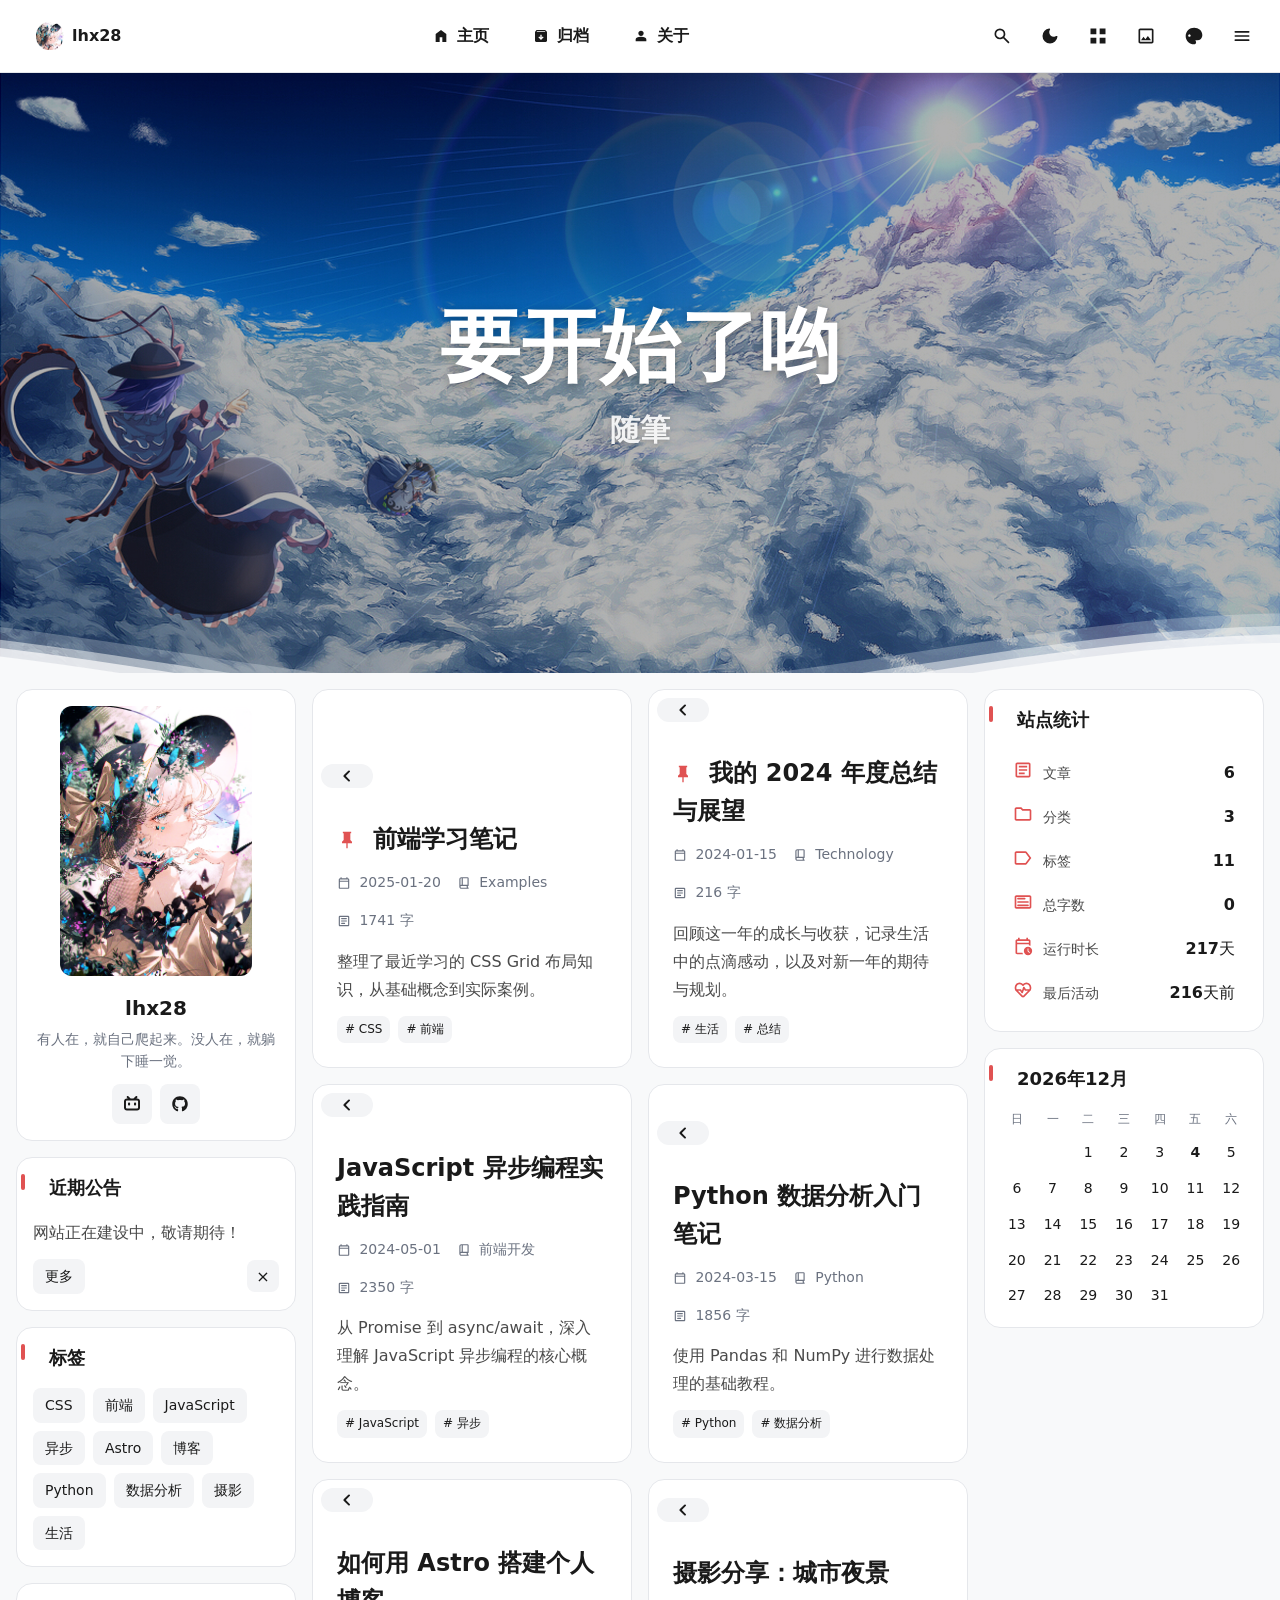
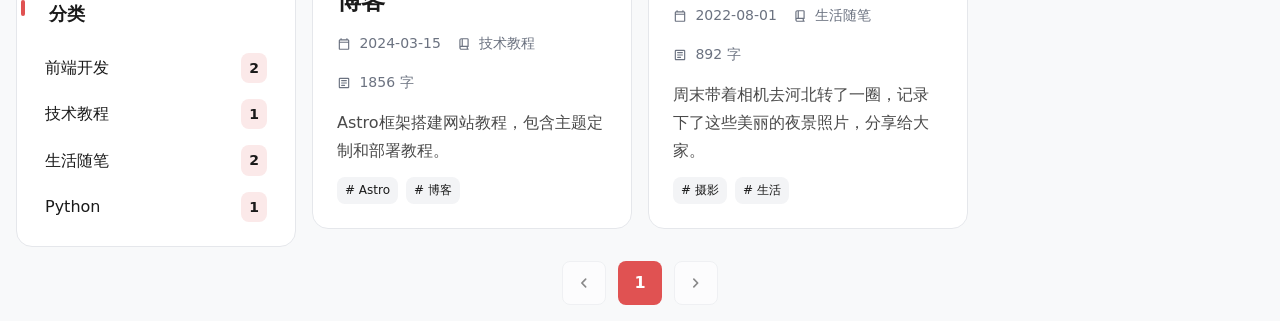
<file: index.html>
<!DOCTYPE html>
<html lang="zh-CN">
<head>
  <meta charset="UTF-8">
  <meta name="viewport" content="width=device-width, initial-scale=1.0">
  <title>lhx28 - 神秘小博客</title>
  <meta name="description" content="lhx28 - 神秘小博客">
  <meta name="author" content="lhx28">
  
  <!-- Open Graph -->
  <meta property="og:site_name" content="lhx28">
  <meta property="og:url" content="https://about.lhx28.cc/">
  <meta property="og:title" content="lhx28 - 神秘小博客">
  <meta property="og:description" content="lhx28 - 神秘小博客">
  <meta property="og:type" content="website">

  
  <link rel="stylesheet" href="css/main.css">
  <link rel="stylesheet" href="css/components.css">
  <link rel="stylesheet" href="css/responsive.css">
</head>
<body class="enable-banner" data-layout-mode="grid">

  <!-- 顶部导航 -->
  <header id="navbar-wrapper">
    <nav id="navbar">
      <div class="nav-container">
        <a href="index.html" class="nav-logo">
          <img src="assets/ico.png" alt="lhx28">
          <span>lhx28</span>
        </a>
        
        <!-- 桌面端导航 -->
        <div class="nav-menu desktop-menu">
          <a href="index.html" class="nav-item active">
            <svg width="1em" height="1em" viewBox="0 0 24 24"><path fill="currentColor" d="M4 21V9l8-6l8 6v12h-6v-7h-4v7z"/></svg>
            主页
          </a>
          <a href="archive.html" class="nav-item">
            <svg width="1em" height="1em" viewBox="0 0 24 24"><path fill="currentColor" d="m12 18l4-4l-1.4-1.4l-1.6 1.6V10h-2v4.2l-1.6-1.6L8 14zm-7 3q-.825 0-1.412-.587T3 19V6.525q0-.35.113-.675t.337-.6L4.7 3.725q.275-.35.687-.538T6.25 3h11.5q.45 0 .863.188t.687.537l1.25 1.525q.225.275.338.6t.112.675V19q0 .825-.587 1.413T19 21zm.4-15h13.2l-.85-1H6.25z"/></svg>
            归档
          </a>
          <a href="about.html" class="nav-item">
            <svg width="1em" height="1em" viewBox="0 0 24 24"><path fill="currentColor" d="M12 12q-1.65 0-2.825-1.175T8 8t1.175-2.825T12 4t2.825 1.175T16 8t-1.175 2.825T12 12m-8 8v-2.8q0-.85.438-1.562T5.6 14.55q1.55-.775 3.15-1.162T12 13t3.25.388t3.15 1.162q.725.375 1.163 1.088T20 17.2V20z"/></svg>
            关于
          </a>
        </div>
        
        <!-- 工具按钮 -->
        <div class="nav-tools">
          <button id="search-btn" class="tool-btn" title="搜索">
            <svg width="1em" height="1em" viewBox="0 0 24 24"><path fill="currentColor" d="m19.6 21l-6.3-6.3q-.75.6-1.725.95T9.5 16q-2.725 0-4.612-1.888T3 9.5t1.888-4.612T9.5 3t4.613 1.888T16 9.5q0 1.1-.35 2.075T14.7 13.3l6.3 6.3zM9.5 14q1.875 0 3.188-1.312T14 9.5t-1.312-3.187T9.5 5T6.313 6.313T5 9.5t1.313 3.188T9.5 14"/></svg>
          </button>
          <button id="theme-btn" class="tool-btn" title="切换主题">
            <svg class="sun-icon" width="1em" height="1em" viewBox="0 0 24 24"><path fill="currentColor" d="M11 3V2q0-.425.288-.712T12 1t.713.288T13 2v1q0 .425-.288.713T12 4t-.712-.288T11 3m0 19v-1q0-.425.288-.712T12 20t.713.288T13 21v1q0 .425-.288.713T12 23t-.712-.288T11 22m11-9h-1q-.425 0-.712-.288T20 12t.288-.712T21 11h1q.425 0 .713.288T23 12t-.288.713T22 13M3 13H2q-.425 0-.712-.288T1 12t.288-.712T2 11h1q.425 0 .713.288T4 12t-.288.713T3 13"/></svg>
            <svg class="moon-icon" width="1em" height="1em" viewBox="0 0 24 24" style="display: none;"><path fill="currentColor" d="M12 21q-3.775 0-6.387-2.613T3 12q0-3.45 2.25-5.988T11 3.05q.325-.05.575.088t.4.362t.163.525t-.188.575q-.425.65-.638 1.375T11.1 7.5q0 2.25 1.575 3.825T16.5 12.9q.775 0 1.538-.225t1.362-.625q.275-.175.563-.162t.512.137q.25.125.388.375t.087.6q-.35 3.45-2.937 5.725T12 21"/></svg>
          </button>
          <button id="layout-btn" class="tool-btn" title="切换布局">
            <svg class="grid-icon" width="1em" height="1em" viewBox="0 0 24 24"><path fill="currentColor" d="M3 3h7v7H3V3zm0 11h7v7H3v-7zm11-11h7v7h-7V3zm0 11h7v7h-7v-7z"/></svg>
            <svg class="list-icon" width="1em" height="1em" viewBox="0 0 24 24" style="display: none;"><path fill="currentColor" d="M3 4h18v2H3V4zm0 7h18v2H3v-2zm0 7h18v2H3v-2z"/></svg>
          </button>
          <button id="wallpaper-btn" class="tool-btn" title="壁纸设置">
            <svg width="1em" height="1em" viewBox="0 0 24 24"><path fill="currentColor" d="M5 21q-.825 0-1.412-.587T3 19V5q0-.825.588-1.412T5 3h14q.825 0 1.413.588T21 5v14q0 .825-.587 1.413T19 21zm0-2h14V5H5zm1-2h12l-3.75-5l-3 4L9 13zm-1 2V5z"/></svg>
          </button>
          <button id="hue-btn" class="tool-btn" title="主题色">
            <svg width="1em" height="1em" viewBox="0 0 24 24"><path fill="currentColor" d="M12 22q-2.05 0-3.875-.788t-3.187-2.15t-2.15-3.187T2 12q0-2.075.813-3.9t2.2-3.175T8.25 2.788T12.2 2q2 0 3.775.688t3.113 1.9t2.125 2.875T22 11.05q0 2.875-1.75 4.413T16 17h-1.85q-.225 0-.312.125t-.088.275q0 .3.375.863t.375 1.287q0 1.25-.687 1.85T12 22m-5.5-9q.65 0 1.075-.425T8 11.5t-.425-1.075T6.5 10t-1.075.425T5 11.5t.425 1.075T6.5 13"/></svg>
          </button>
          <button id="mobile-menu-btn" class="tool-btn mobile-only" title="菜单">
            <svg width="1em" height="1em" viewBox="0 0 24 24"><path fill="currentColor" d="M4 18q-.425 0-.712-.288T3 17t.288-.712T4 16h16q.425 0 .713.288T21 17t-.288.713T20 18zm0-5q-.425 0-.712-.288T3 12t.288-.712T4 11h16q.425 0 .713.288T21 12t-.288.713T20 13zm0-5q-.425 0-.712-.288T3 7t.288-.712T4 6h16q.425 0 .713.288T21 7t-.288.713T20 8z"/></svg>
          </button>
        </div>
      </div>
    </nav>
    
    <!-- 搜索面板 -->
    <div id="search-panel" class="search-panel hidden">
      <input type="text" id="search-input" placeholder="搜索文章...">
      <div id="search-results"></div>
    </div>
    
    <!-- 移动端菜单 -->
    <div id="mobile-menu" class="mobile-menu hidden">
      <a href="index.html" class="mobile-nav-item active">主页</a>
      <a href="archive.html" class="mobile-nav-item">归档</a>
      <a href="about.html" class="mobile-nav-item">关于</a>
    </div>
    
    <!-- 壁纸设置面板 -->
    <div id="wallpaper-panel" class="wallpaper-panel hidden">
      <button class="wallpaper-option active" data-mode="banner">横幅模式</button>
      <button class="wallpaper-option" data-mode="fullscreen">全屏模式</button>
      <button class="wallpaper-option" data-mode="none">隐藏壁纸</button>
    </div>
    
    <!-- 主题色设置面板 -->
    <div id="hue-panel" class="hue-panel hidden">
      <div class="hue-header">
        <span>主题色</span>
        <span id="hue-value">0</span>
      </div>
      <input type="range" id="hue-slider" min="0" max="360" value="0">
    </div>
  </header>

  <!-- Banner 区域 -->
  <section id="banner-wrapper" class="banner-wrapper">
    <div id="banner-carousel" class="banner-carousel">
      <div class="carousel-item active">
        <img src="assets/desktop-banner/1.png" class="mobile-banner" alt="Mobile banner 1">
        <img src="assets/desktop-banner/1.png" class="desktop-banner" alt="Desktop banner 1">
      </div>
      <div class="carousel-item">
        <img src="assets/desktop-banner/2.png" class="mobile-banner" alt="Mobile banner 2">
        <img src="assets/desktop-banner/2.png" class="desktop-banner" alt="Desktop banner 2">
      </div>
      <div class="carousel-item">
        <img src="assets/desktop-banner/3.png" class="mobile-banner" alt="Mobile banner 3">
        <img src="assets/desktop-banner/3.png" class="desktop-banner" alt="Desktop banner 3">
      </div>
      <div class="carousel-item">
        <img src="assets/desktop-banner/4.png" class="mobile-banner" alt="Mobile banner 4">
        <img src="assets/desktop-banner/4.png" class="desktop-banner" alt="Desktop banner 4">
      </div>
      <div class="carousel-item">
        <img src="assets/desktop-banner/5.png" class="mobile-banner" alt="Mobile banner 5">
        <img src="assets/desktop-banner/5.png" class="desktop-banner" alt="Desktop banner 5">
      </div>
    </div>
    <div class="banner-text">
      <h1>要开始了哟</h1>
      <h2>随筆</h2>
    </div>
    <div class="banner-waves">
      <svg viewBox="0 20 150 32" preserveAspectRatio="none">
        <defs>
          <path id="wave-path" d="M-160 44c30 0 58-18 88-18s 58 18 88 18 58-18 88-18 58 18 88 18 v48h-352z"/>
        </defs>
        <use href="#wave-path" x="48" y="0" class="wave wave-1"/>
        <use href="#wave-path" x="48" y="3" class="wave wave-2"/>
        <use href="#wave-path" x="48" y="5" class="wave wave-3"/>
        <use href="#wave-path" x="48" y="7" class="wave wave-4"/>
      </svg>
    </div>
  </section>

  <!-- 主内容区 -->
  <main class="main-container">
    <div class="content-wrapper">
      <!-- 左侧边栏 -->
      <aside id="left-sidebar" class="left-sidebar">
        <!-- 个人资料卡片 -->
        <div class="sidebar-card profile-card">
          <a href="about.html" class="profile-avatar">
            <img src="assets/personalimage.png" alt="Profile Image">
          </a>
          <div class="profile-info">
            <h3 class="profile-name">lhx28</h3>
            <p class="profile-bio">有人在，就自己爬起来。没人在，就躺下睡一觉。</p>
            <div class="social-links">
              <a href="https://space.bilibili.com/544328584" target="_blank" class="social-link" title="Bilibili">
                <svg width="1.25em" height="1em" viewBox="0 0 512 512"><path fill="currentColor" d="M488.6 104.1c16.7 18.1 24.4 39.7 23.3 65.7v202.4c-.4 26.4-9.2 48.1-26.5 65.1c-17.2 17-39.1 25.9-65.5 26.7H92.02c-26.45-.8-48.21-9.8-65.28-27.2C9.682 419.4.767 396.5 0 368.2V169.8c.767-26 9.682-47.6 26.74-65.7C43.81 87.75 65.57 78.77 92.02 78h29.38L96.05 52.19c-5.75-5.73-8.63-13-8.63-21.79c0-8.8 2.88-16.06 8.63-21.797C101.8 2.868 109.1 0 117.9 0q13.2 0 21.9 8.603L213.1 78h88l74.5-69.397C381.7 2.868 389.2 0 398 0q13.2 0 21.9 8.603c5.7 5.737 8.6 12.997 8.6 21.797c0 8.79-2.9 16.06-8.6 21.79L394.6 78h29.3c26.4.77 48 9.75 64.7 26.1m-38.8 69.7c-.4-9.6-3.7-17.4-10.7-23.5c-5.2-6.1-14-9.4-22.7-9.8H96.05c-9.59.4-17.45 3.7-23.58 9.8c-6.14 6.1-9.4 13.9-9.78 23.5v194.4c0 9.2 3.26 17 9.78 23.5s14.38 9.8 23.58 9.8H416.4c9.2 0 17-3.3 23.3-9.8s9.7-14.3 10.1-23.5zm-264.3 42.7c6.3 6.3 9.7 14.1 10.1 23.2V273c-.4 9.2-3.7 16.9-9.8 23.2c-6.2 6.3-14 9.5-23.6 9.5s-17.5-3.2-23.6-9.5s-9.4-14-9.8-23.2v-33.3c.4-9.1 3.8-16.9 10.1-23.2s13.2-9.6 23.3-10c9.2.4 17 3.7 23.3 10m191.5 0c6.3 6.3 9.7 14.1 10.1 23.2V273c-.4 9.2-3.7 16.9-9.8 23.2s-14 9.5-23.6 9.5s-17.4-3.2-23.6-9.5c-7-6.3-9.4-14-9.7-23.2v-33.3c.3-9.1 3.7-16.9 10-23.2s14.1-9.6 23.3-10c9.2.4 17 3.7 23.3 10"/></svg>
              </a>
              <a href="https://github.com/lhx28" target="_blank" class="social-link" title="GitHub">
                <svg width="1em" height="1em" viewBox="0 0 496 512"><path fill="currentColor" d="M165.9 397.4c0 2-2.3 3.6-5.2 3.6c-3.3.3-5.6-1.3-5.6-3.6c0-2 2.3-3.6 5.2-3.6c3-.3 5.6 1.3 5.6 3.6m-31.1-4.5c-.7 2 1.3 4.3 4.3 4.9c2.6 1 5.6 0 6.2-2s-1.3-4.3-4.3-5.2c-2.6-.7-5.5.3-6.2 2.3m44.2-1.7c-2.9.7-4.9 2.6-4.6 4.9c.3 2 2.9 3.3 5.9 2.6c2.9-.7 4.9-2.6 4.6-4.6c-.3-1.9-3-3.2-5.9-2.9M244.8 8C106.1 8 0 113.3 0 252c0 110.9 69.8 205.8 169.5 239.2c12.8 2.3 17.3-5.6 17.3-12.1c0-6.2-.3-40.4-.3-61.4c0 0-70 15-84.7-29.8c0 0-11.4-29.1-27.8-36.6c0 0-22.9-15.7 1.6-15.4c0 0 24.9 2 38.6 25.8c21.9 38.6 58.6 27.5 72.9 20.9c2.3-16 8.8-27.1 16-33.7c-55.9-6.2-112.3-14.3-112.3-110.5c0-27.5 7.6-41.3 23.6-58.9c-2.6-6.5-11.1-33.3 2.6-67.9c20.9-6.5 69 27 69 27c20-5.6 41.5-8.5 62.8-8.5s42.8 2.9 62.8 8.5c0 0 48.1-33.6 69-27c13.7 34.7 5.2 61.4 2.6 67.9c16 17.7 25.8 31.5 25.8 58.9c0 96.5-58.9 104.2-114.8 110.5c9.2 7.9 17 22.9 17 46.4c0 33.7-.3 75.4-.3 83.6c0 6.5 4.6 14.4 17.3 12.1C428.2 457.8 496 362.9 496 252C496 113.3 383.5 8 244.8 8M97.2 352.9c-1.3 1-1 3.3.7 5.2c1.6 1.6 3.9 2.3 5.2 1c1.3-1 1-3.3-.7-5.2c-1.6-1.6-3.9-2.3-5.2-1m-10.8-8.1c-.7 1.3.3 2.9 2.3 3.9c1.6 1 3.6.7 4.3-.7c.7-1.3-.3-2.9-2.3-3.9c-2-.6-3.6-.3-4.3.7m32.4 35.6c-1.6 1.3-1 4.3 1.3 6.2c2.3 2.3 5.2 2.6 6.5 1c1.3-1.3.7-4.3-1.3-6.2c-2.2-2.3-5.2-2.6-6.5-1m-11.4-14.7c-1.6 1-1.6 3.6 0 5.9s4.3 3.3 5.6 2.3c1.6-1.3 1.6-3.9 0-6.2c-1.4-2.3-4-3.3-5.6-2"/></svg>
              </a>
            </div>
          </div>
        </div>
        
        <!-- 公告卡片 -->
        <div class="sidebar-card announcement-card">
          <h3 class="card-title">近期公告</h3>
          <div class="card-content">
            <p>网站正在建设中，敬请期待！</p>
            <div class="announcement-footer">
              <a href="/about/" class="btn-more">更多</a>
              <button class="btn-close" onclick="this.closest('.announcement-card').style.display='none'">&times;</button>
            </div>
          </div>
        </div>
        
        <!-- 标签卡片 -->
        <div class="sidebar-card tags-card">
          <h3 class="card-title">标签</h3>
          <div class="card-content">
            <div class="tags-list">
              <a href="archive.html" class="tag">CSS</a>
              <a href="archive.html" class="tag">前端</a>
              <a href="archive.html" class="tag">JavaScript</a>
              <a href="archive.html" class="tag">异步</a>
              <a href="archive.html" class="tag">Astro</a>
              <a href="archive.html" class="tag">博客</a>
              <a href="archive.html" class="tag">Python</a>
              <a href="archive.html" class="tag">数据分析</a>
              <a href="archive.html" class="tag">摄影</a>
              <a href="archive.html" class="tag">生活</a>
            </div>
          </div>
        </div>
        
        <!-- 分类卡片 -->
        <div class="sidebar-card categories-card">
          <h3 class="card-title">分类</h3>
          <div class="card-content">
            <a href="archive.html" class="category-item">
              <span>前端开发</span>
              <span class="count">2</span>
            </a>
            <a href="archive.html" class="category-item">
              <span>技术教程</span>
              <span class="count">1</span>
            </a>
            <a href="archive.html" class="category-item">
              <span>生活随笔</span>
              <span class="count">2</span>
            </a>
            <a href="archive.html" class="category-item">
              <span>Python</span>
              <span class="count">1</span>
            </a>
          </div>
        </div>
      </aside>

      <!-- 主内容 -->
      <div class="main-content">
        <div id="post-list-container" class="post-list grid-mode">
          <!-- 文章卡片 1 -->
          <article class="post-card pinned">
            <div class="post-content">
            <a href="javascript:void(0)" class="post-title">
              <svg class="pin-icon" width="1em" height="1em" viewBox="0 0 24 24"><path fill="currentColor" d="M16 12V4h1V2H7v2h1v8l-2 2v2h5.2v6h1.6v-6H18v-2z"/></svg>
              前端学习笔记
            </a>
              <div class="post-meta">
                <span class="meta-date">
                  <svg width="1em" height="1em" viewBox="0 0 24 24"><path fill="currentColor" d="M5 22q-.825 0-1.412-.587T3 20V6q0-.825.588-1.412T5 4h1V3q0-.425.288-.712T7 2t.713.288T8 3v1h8V3q0-.425.288-.712T17 2t.713.288T18 3v1h1q.825 0 1.413.588T21 6v14q0 .825-.587 1.413T19 22zm0-2h14V10H5zM5 8h14V6H5zm0 0V6z"/></svg>
                  2025-01-20
                </span>
                <span class="meta-category">
                  <svg width="1em" height="1em" viewBox="0 0 24 24"><path fill="currentColor" d="M6 15.325q.35-.175.725-.25T7.5 15H8V4h-.5q-.625 0-1.062.438T6 5.5zM10 15h8V4h-8zm-4 .325V4zM7.5 22q-1.45 0-2.475-1.025T4 18.5v-13q0-1.45 1.025-2.475T7.5 2H18q.825 0 1.413.587T20 4v12.525q0 .2-.162.363t-.588.362q-.35.175-.55.5t-.2.75t.2.763t.55.487t.55.413t.2.562v.25q0 .425-.288.725T19 22zm0-2h9.325q-.15-.35-.237-.712T16.5 18.5q0-.4.075-.775t.25-.725H7.5q-.65 0-1.075.438T6 18.5q0 .65.425 1.075T7.5 20"/></svg>
                  <a href="archive.html">Examples</a>
                </span>
                <span class="meta-words">
                  <svg width="1em" height="1em" viewBox="0 0 24 24"><path fill="currentColor" d="M5 21q-.825 0-1.412-.587T3 19V5q0-.825.588-1.412T5 3h14q.825 0 1.413.588T21 5v14q0 .825-.587 1.413T19 21zm0-2h14V5H5zM5 5v14zm3 12h5q.425 0 .713-.288T14 16t-.288-.712T13 15H8q-.425 0-.712.288T7 16t.288.713T8 17m0-4h8q.425 0 .713-.288T17 12t-.288-.712T16 11H8q-.425 0-.712.288T7 12t.288.713T8 13m0-4h8q.425 0 .713-.288T17 8t-.288-.712T16 7H8q-.425 0-.712.288T7 8t.288.713T8 9"/></svg>
                  1741 字
                </span>
              </div>
              <p class="post-excerpt">整理了最近学习的 CSS Grid 布局知识，从基础概念到实际案例。</p>
              <div class="post-tags">
                <a href="archive.html" class="post-tag"># CSS</a>
                <a href="archive.html" class="post-tag"># 前端</a>
              </div>
            </div>
            <a href="javascript:void(0)" class="post-enter-btn">
              <svg width="1em" height="1em" viewBox="0 0 24 24"><path fill="currentColor" d="m10.8 12l3.9 3.9q.275.275.275.7t-.275.7t-.7.275t-.7-.275l-4.6-4.6q-.15-.15-.212-.325T8.425 12t.063-.375t.212-.325l4.6-4.6q.275-.275.7-.275t.7.275t.275.7t-.275.7z"/></svg>
            </a>
          </article>
          
          <!-- 文章卡片 2 -->
          <article class="post-card pinned">
            <div class="post-content">
            <a href="javascript:void(0)" class="post-title">
              <svg class="pin-icon" width="1em" height="1em" viewBox="0 0 24 24"><path fill="currentColor" d="M16 12V4h1V2H7v2h1v8l-2 2v2h5.2v6h1.6v-6H18v-2z"/></svg>
              我的 2024 年度总结与展望
            </a>
              <div class="post-meta">
                <span class="meta-date">
                  <svg width="1em" height="1em" viewBox="0 0 24 24"><path fill="currentColor" d="M5 22q-.825 0-1.412-.587T3 20V6q0-.825.588-1.412T5 4h1V3q0-.425.288-.712T7 2t.713.288T8 3v1h8V3q0-.425.288-.712T17 2t.713.288T18 3v1h1q.825 0 1.413.588T21 6v14q0 .825-.587 1.413T19 22zm0-2h14V10H5zM5 8h14V6H5zm0 0V6z"/></svg>
                  2024-01-15
                </span>
                <span class="meta-category">
                  <svg width="1em" height="1em" viewBox="0 0 24 24"><path fill="currentColor" d="M6 15.325q.35-.175.725-.25T7.5 15H8V4h-.5q-.625 0-1.062.438T6 5.5zM10 15h8V4h-8zm-4 .325V4zM7.5 22q-1.45 0-2.475-1.025T4 18.5v-13q0-1.45 1.025-2.475T7.5 2H18q.825 0 1.413.587T20 4v12.525q0 .2-.162.363t-.588.362q-.35.175-.55.5t-.2.75t.2.763t.55.487t.55.413t.2.562v.25q0 .425-.288.725T19 22zm0-2h9.325q-.15-.35-.237-.712T16.5 18.5q0-.4.075-.775t.25-.725H7.5q-.65 0-1.075.438T6 18.5q0 .65.425 1.075T7.5 20"/></svg>
                  <a href="archive.html">Technology</a>
                </span>
                <span class="meta-words">
                  <svg width="1em" height="1em" viewBox="0 0 24 24"><path fill="currentColor" d="M5 21q-.825 0-1.412-.587T3 19V5q0-.825.588-1.412T5 3h14q.825 0 1.413.588T21 5v14q0 .825-.587 1.413T19 21zm0-2h14V5H5zM5 5v14zm3 12h5q.425 0 .713-.288T14 16t-.288-.712T13 15H8q-.425 0-.712.288T7 16t.288.713T8 17m0-4h8q.425 0 .713-.288T17 12t-.288-.712T16 11H8q-.425 0-.712.288T7 12t.288.713T8 13m0-4h8q.425 0 .713-.288T17 8t-.288-.712T16 7H8q-.425 0-.712.288T7 8t.288.713T8 9"/></svg>
                  216 字
                </span>
              </div>
              <p class="post-excerpt">回顾这一年的成长与收获，记录生活中的点滴感动，以及对新一年的期待与规划。</p>
              <div class="post-tags">
                <a href="archive.html" class="post-tag"># 生活</a>
                <a href="archive.html" class="post-tag"># 总结</a>
              </div>
            </div>
            <a href="javascript:void(0)" class="post-enter-btn">
              <svg width="1em" height="1em" viewBox="0 0 24 24"><path fill="currentColor" d="m10.8 12l3.9 3.9q.275.275.275.7t-.275.7t-.7.275t-.7-.275l-4.6-4.6q-.15-.15-.212-.325T8.425 12t.063-.375t.212-.325l4.6-4.6q.275-.275.7-.275t.7.275t.275.7t-.275.7z"/></svg>
            </a>
          </article>
          
          <!-- 文章卡片 3 -->
          <article class="post-card">
            <div class="post-content">
              <a href="javascript:void(0)" class="post-title">JavaScript 异步编程实践指南</a>
              <div class="post-meta">
                <span class="meta-date">
                  <svg width="1em" height="1em" viewBox="0 0 24 24"><path fill="currentColor" d="M5 22q-.825 0-1.412-.587T3 20V6q0-.825.588-1.412T5 4h1V3q0-.425.288-.712T7 2t.713.288T8 3v1h8V3q0-.425.288-.712T17 2t.713.288T18 3v1h1q.825 0 1.413.588T21 6v14q0 .825-.587 1.413T19 22zm0-2h14V10H5zM5 8h14V6H5zm0 0V6z"/></svg>
                  2024-05-01
                </span>
                <span class="meta-category">
                  <svg width="1em" height="1em" viewBox="0 0 24 24"><path fill="currentColor" d="M6 15.325q.35-.175.725-.25T7.5 15H8V4h-.5q-.625 0-1.062.438T6 5.5zM10 15h8V4h-8zm-4 .325V4zM7.5 22q-1.45 0-2.475-1.025T4 18.5v-13q0-1.45 1.025-2.475T7.5 2H18q.825 0 1.413.587T20 4v12.525q0 .2-.162.363t-.588.362q-.35.175-.55.5t-.2.75t.2.763t.55.487t.55.413t.2.562v.25q0 .425-.288.725T19 22zm0-2h9.325q-.15-.35-.237-.712T16.5 18.5q0-.4.075-.775t.25-.725H7.5q-.65 0-1.075.438T6 18.5q0 .65.425 1.075T7.5 20"/></svg>
                  <a href="archive.html">前端开发</a>
                </span>
                <span class="meta-words">
                  <svg width="1em" height="1em" viewBox="0 0 24 24"><path fill="currentColor" d="M5 21q-.825 0-1.412-.587T3 19V5q0-.825.588-1.412T5 3h14q.825 0 1.413.588T21 5v14q0 .825-.587 1.413T19 21zm0-2h14V5H5zM5 5v14zm3 12h5q.425 0 .713-.288T14 16t-.288-.712T13 15H8q-.425 0-.712.288T7 16t.288.713T8 17m0-4h8q.425 0 .713-.288T17 12t-.288-.712T16 11H8q-.425 0-.712.288T7 12t.288.713T8 13m0-4h8q.425 0 .713-.288T17 8t-.288-.712T16 7H8q-.425 0-.712.288T7 8t.288.713T8 9"/></svg>
                  2350 字
                </span>
              </div>
              <p class="post-excerpt">从 Promise 到 async/await，深入理解 JavaScript 异步编程的核心概念。</p>
              <div class="post-tags">
                <a href="archive.html" class="post-tag"># JavaScript</a>
                <a href="archive.html" class="post-tag"># 异步</a>
              </div>
            </div>
            <a href="javascript:void(0)" class="post-enter-btn">
              <svg width="1em" height="1em" viewBox="0 0 24 24"><path fill="currentColor" d="m10.8 12l3.9 3.9q.275.275.275.7t-.275.7t-.7.275t-.7-.275l-4.6-4.6q-.15-.15-.212-.325T8.425 12t.063-.375t.212-.325l4.6-4.6q.275-.275.7-.275t.7.275t.275.7t-.275.7z"/></svg>
            </a>
          </article>
          
          <!-- 文章卡片 4 -->
          <article class="post-card">
            <div class="post-content">
              <a href="javascript:void(0)" class="post-title">Python 数据分析入门笔记</a>
              <div class="post-meta">
                <span class="meta-date">
                  <svg width="1em" height="1em" viewBox="0 0 24 24"><path fill="currentColor" d="M5 22q-.825 0-1.412-.587T3 20V6q0-.825.588-1.412T5 4h1V3q0-.425.288-.712T7 2t.713.288T8 3v1h8V3q0-.425.288-.712T17 2t.713.288T18 3v1h1q.825 0 1.413.588T21 6v14q0 .825-.587 1.413T19 22zm0-2h14V10H5zM5 8h14V6H5zm0 0V6z"/></svg>
                  2024-03-15
                </span>
                <span class="meta-category">
                  <svg width="1em" height="1em" viewBox="0 0 24 24"><path fill="currentColor" d="M6 15.325q.35-.175.725-.25T7.5 15H8V4h-.5q-.625 0-1.062.438T6 5.5zM10 15h8V4h-8zm-4 .325V4zM7.5 22q-1.45 0-2.475-1.025T4 18.5v-13q0-1.45 1.025-2.475T7.5 2H18q.825 0 1.413.587T20 4v12.525q0 .2-.162.363t-.588.362q-.35.175-.55.5t-.2.75t.2.763t.55.487t.55.413t.2.562v.25q0 .425-.288.725T19 22zm0-2h9.325q-.15-.35-.237-.712T16.5 18.5q0-.4.075-.775t.25-.725H7.5q-.65 0-1.075.438T6 18.5q0 .65.425 1.075T7.5 20"/></svg>
                  <a href="archive.html">Python</a>
                </span>
                <span class="meta-words">
                  <svg width="1em" height="1em" viewBox="0 0 24 24"><path fill="currentColor" d="M5 21q-.825 0-1.412-.587T3 19V5q0-.825.588-1.412T5 3h14q.825 0 1.413.588T21 5v14q0 .825-.587 1.413T19 21zm0-2h14V5H5zM5 5v14zm3 12h5q.425 0 .713-.288T14 16t-.288-.712T13 15H8q-.425 0-.712.288T7 16t.288.713T8 17m0-4h8q.425 0 .713-.288T17 12t-.288-.712T16 11H8q-.425 0-.712.288T7 12t.288.713T8 13m0-4h8q.425 0 .713-.288T17 8t-.288-.712T16 7H8q-.425 0-.712.288T7 8t.288.713T8 9"/></svg>
                  1856 字
                </span>
              </div>
              <p class="post-excerpt">使用 Pandas 和 NumPy 进行数据处理的基础教程。</p>
              <div class="post-tags">
                <a href="archive.html" class="post-tag"># Python</a>
                <a href="archive.html" class="post-tag"># 数据分析</a>
              </div>
            </div>
            <a href="javascript:void(0)" class="post-enter-btn">
              <svg width="1em" height="1em" viewBox="0 0 24 24"><path fill="currentColor" d="m10.8 12l3.9 3.9q.275.275.275.7t-.275.7t-.7.275t-.7-.275l-4.6-4.6q-.15-.15-.212-.325T8.425 12t.063-.375t.212-.325l4.6-4.6q.275-.275.7-.275t.7.275t.275.7t-.275.7z"/></svg>
            </a>
          </article>
          
          <!-- 文章卡片 5 -->
          <article class="post-card">
            <div class="post-content">
              <a href="javascript:void(0)" class="post-title">如何用 Astro 搭建个人博客</a>
              <div class="post-meta">
                <span class="meta-date">
                  <svg width="1em" height="1em" viewBox="0 0 24 24"><path fill="currentColor" d="M5 22q-.825 0-1.412-.587T3 20V6q0-.825.588-1.412T5 4h1V3q0-.425.288-.712T7 2t.713.288T8 3v1h8V3q0-.425.288-.712T17 2t.713.288T18 3v1h1q.825 0 1.413.588T21 6v14q0 .825-.587 1.413T19 22zm0-2h14V10H5zM5 8h14V6H5zm0 0V6z"/></svg>
                  2024-03-15
                </span>
                <span class="meta-category">
                  <svg width="1em" height="1em" viewBox="0 0 24 24"><path fill="currentColor" d="M6 15.325q.35-.175.725-.25T7.5 15H8V4h-.5q-.625 0-1.062.438T6 5.5zM10 15h8V4h-8zm-4 .325V4zM7.5 22q-1.45 0-2.475-1.025T4 18.5v-13q0-1.45 1.025-2.475T7.5 2H18q.825 0 1.413.587T20 4v12.525q0 .2-.162.363t-.588.362q-.35.175-.55.5t-.2.75t.2.763t.55.487t.55.413t.2.562v.25q0 .425-.288.725T19 22zm0-2h9.325q-.15-.35-.237-.712T16.5 18.5q0-.4.075-.775t.25-.725H7.5q-.65 0-1.075.438T6 18.5q0 .65.425 1.075T7.5 20"/></svg>
                  <a href="archive.html">技术教程</a>
                </span>
                <span class="meta-words">
                  <svg width="1em" height="1em" viewBox="0 0 24 24"><path fill="currentColor" d="M5 21q-.825 0-1.412-.587T3 19V5q0-.825.588-1.412T5 3h14q.825 0 1.413.588T21 5v14q0 .825-.587 1.413T19 21zm0-2h14V5H5zM5 5v14zm3 12h5q.425 0 .713-.288T14 16t-.288-.712T13 15H8q-.425 0-.712.288T7 16t.288.713T8 17m0-4h8q.425 0 .713-.288T17 12t-.288-.712T16 11H8q-.425 0-.712.288T7 12t.288.713T8 13m0-4h8q.425 0 .713-.288T17 8t-.288-.712T16 7H8q-.425 0-.712.288T7 8t.288.713T8 9"/></svg>
                  1856 字
                </span>
              </div>
              <p class="post-excerpt">Astro框架搭建网站教程，包含主题定制和部署教程。</p>
              <div class="post-tags">
                <a href="archive.html" class="post-tag"># Astro</a>
                <a href="archive.html" class="post-tag"># 博客</a>
              </div>
            </div>
            <a href="javascript:void(0)" class="post-enter-btn">
              <svg width="1em" height="1em" viewBox="0 0 24 24"><path fill="currentColor" d="m10.8 12l3.9 3.9q.275.275.275.7t-.275.7t-.7.275t-.7-.275l-4.6-4.6q-.15-.15-.212-.325T8.425 12t.063-.375t.212-.325l4.6-4.6q.275-.275.7-.275t.7.275t.275.7t-.275.7z"/></svg>
            </a>
          </article>
          
          <!-- 文章卡片 6 -->
          <article class="post-card">
            <div class="post-content">
              <a href="javascript:void(0)" class="post-title">摄影分享：城市夜景</a>
              <div class="post-meta">
                <span class="meta-date">
                  <svg width="1em" height="1em" viewBox="0 0 24 24"><path fill="currentColor" d="M5 22q-.825 0-1.412-.587T3 20V6q0-.825.588-1.412T5 4h1V3q0-.425.288-.712T7 2t.713.288T8 3v1h8V3q0-.425.288-.712T17 2t.713.288T18 3v1h1q.825 0 1.413.588T21 6v14q0 .825-.587 1.413T19 22zm0-2h14V10H5zM5 8h14V6H5zm0 0V6z"/></svg>
                  2022-08-01
                </span>
                <span class="meta-category">
                  <svg width="1em" height="1em" viewBox="0 0 24 24"><path fill="currentColor" d="M6 15.325q.35-.175.725-.25T7.5 15H8V4h-.5q-.625 0-1.062.438T6 5.5zM10 15h8V4h-8zm-4 .325V4zM7.5 22q-1.45 0-2.475-1.025T4 18.5v-13q0-1.45 1.025-2.475T7.5 2H18q.825 0 1.413.587T20 4v12.525q0 .2-.162.363t-.588.362q-.35.175-.55.5t-.2.75t.2.763t.55.487t.55.413t.2.562v.25q0 .425-.288.725T19 22zm0-2h9.325q-.15-.35-.237-.712T16.5 18.5q0-.4.075-.775t.25-.725H7.5q-.65 0-1.075.438T6 18.5q0 .65.425 1.075T7.5 20"/></svg>
                  <a href="archive.html">生活随笔</a>
                </span>
                <span class="meta-words">
                  <svg width="1em" height="1em" viewBox="0 0 24 24"><path fill="currentColor" d="M5 21q-.825 0-1.412-.587T3 19V5q0-.825.588-1.412T5 3h14q.825 0 1.413.588T21 5v14q0 .825-.587 1.413T19 21zm0-2h14V5H5zM5 5v14zm3 12h5q.425 0 .713-.288T14 16t-.288-.712T13 15H8q-.425 0-.712.288T7 16t.288.713T8 17m0-4h8q.425 0 .713-.288T17 12t-.288-.712T16 11H8q-.425 0-.712.288T7 12t.288.713T8 13m0-4h8q.425 0 .713-.288T17 8t-.288-.712T16 7H8q-.425 0-.712.288T7 8t.288.713T8 9"/></svg>
                  892 字
                </span>
              </div>
              <p class="post-excerpt">周末带着相机去河北转了一圈，记录下了这些美丽的夜景照片，分享给大家。</p>
              <div class="post-tags">
                <a href="archive.html" class="post-tag"># 摄影</a>
                <a href="archive.html" class="post-tag"># 生活</a>
              </div>
            </div>
            <a href="javascript:void(0)" class="post-enter-btn">
              <svg width="1em" height="1em" viewBox="0 0 24 24"><path fill="currentColor" d="m10.8 12l3.9 3.9q.275.275.275.7t-.275.7t-.7.275t-.7-.275l-4.6-4.6q-.15-.15-.212-.325T8.425 12t.063-.375t.212-.325l4.6-4.6q.275-.275.7-.275t.7.275t.275.7t-.275.7z"/></svg>
            </a>
          </article>
        </div>
        
        <!-- 分页 -->
        <div class="pagination">
          <button class="page-btn disabled" disabled>
            <svg width="1em" height="1em" viewBox="0 0 24 24"><path fill="currentColor" d="m10.8 12l3.9 3.9q.275.275.275.7t-.275.7t-.7.275t-.7-.275l-4.6-4.6q-.15-.15-.212-.325T8.425 12t.063-.375t.212-.325l4.6-4.6q.275-.275.7-.275t.7.275t.275.7t-.275.7z"/></svg>
          </button>
          <span class="page-current">1</span>
          <button class="page-btn disabled" disabled>
            <svg width="1em" height="1em" viewBox="0 0 24 24"><path fill="currentColor" d="M12.6 12L8.7 8.1q-.275-.275-.275-.7t.275-.7t.7-.275t.7.275l4.6 4.6q.15.15.213.325t.062.375t-.062.375t-.213.325l-4.6 4.6q-.275.275-.7.275t-.7-.275t-.275-.7t.275-.7z"/></svg>
          </button>
        </div>
      </div>

      <!-- 右侧边栏 -->
      <aside id="right-sidebar" class="right-sidebar">
        <!-- 站点统计 -->
        <div class="sidebar-card stats-card">
          <h3 class="card-title">站点统计</h3>
          <div class="card-content">
            <div class="stat-item">
              <div class="stat-icon">
                <svg width="1em" height="1em" viewBox="0 0 24 24"><path fill="currentColor" d="M7 17h7v-2H7zm0-4h10v-2H7zm0-4h10V7H7zM5 21q-.825 0-1.412-.587T3 19V5q0-.825.588-1.412T5 3h14q.825 0 1.413.588T21 5v14q0 .825-.587 1.413T19 21zm0-2h14V5H5zM5 5v14z"/></svg>
              </div>
              <span class="stat-label">文章</span>
              <span class="stat-value">6</span>
            </div>
            <div class="stat-item">
              <div class="stat-icon">
                <svg width="1em" height="1em" viewBox="0 0 24 24"><path fill="currentColor" d="M4 20q-.825 0-1.412-.587T2 18V6q0-.825.588-1.412T4 4h6l2 2h8q.825 0 1.413.588T22 8v10q0 .825-.587 1.413T20 20zm0-2h16V8h-8.825l-2-2H4zm0 0V6z"/></svg>
              </div>
              <span class="stat-label">分类</span>
              <span class="stat-value">3</span>
            </div>
            <div class="stat-item">
              <div class="stat-icon">
                <svg width="1em" height="1em" viewBox="0 0 24 24"><path fill="currentColor" d="M4 20q-.825 0-1.412-.587T2 18V6q0-.825.588-1.412T4 4h11q.475 0 .9.213t.7.587L22 12l-5.4 7.2q-.275.375-.7.588T15 20zm0-2h11l4.5-6L15 6H4zm5.5-6"/></svg>
              </div>
              <span class="stat-label">标签</span>
              <span class="stat-value">11</span>
            </div>
            <div class="stat-item">
              <div class="stat-icon">
                <svg width="1em" height="1em" viewBox="0 0 24 24"><path fill="currentColor" d="M4 20q-.825 0-1.412-.587T2 18V6q0-.825.588-1.412T4 4h16q.825 0 1.413.588T22 6v12q0 .825-.587 1.413T20 20zm0-2h16V6H4zm0 0V6zm2-1h12q.425 0 .713-.288T19 16t-.288-.712T18 15H6q-.425 0-.712.288T5 16t.288.713T6 17m0-4h12q.425 0 .713-.288T19 12t-.288-.712T18 11H6q-.425 0-.712.288T5 12t.288.713T6 13m0-4h8q.425 0 .713-.288T15 8t-.288-.712T14 7H6q-.425 0-.712.288T5 8t.288.713T6 9"/></svg>
              </div>
              <span class="stat-label">总字数</span>
              <span class="stat-value">0</span>
            </div>
            <div class="stat-item">
              <div class="stat-icon">
                <svg width="1em" height="1em" viewBox="0 0 24 24"><path fill="currentColor" d="M5 8h14V6H5zm0 0V6zm0 14q-.825 0-1.412-.587T3 20V6q0-.825.588-1.412T5 4h1V2h2v2h8V2h2v2h1q.825 0 1.413.588T21 6v5.675q-.475-.225-.975-.375T19 11.075V10H5v10h6.3q.175.55.413 1.05t.562.95zm13 1q-2.075 0-3.537-1.463T13 18t1.463-3.537T18 13t3.538 1.463T23 18t-1.463 3.538T18 23m1.675-2.625l.7-.7L18.5 17.8V15h-1v3.2z"/></svg>
              </div>
              <span class="stat-label">运行时长</span>
              <span class="stat-value" id="running-days">1</span> 天
            </div>
            <div class="stat-item">
              <div class="stat-icon">
                <svg width="1em" height="1em" viewBox="0 0 24 24"><path fill="currentColor" d="M12 21q-.45 0-.862-.162t-.738-.488l-6.7-6.725q-.875-.875-1.287-2T2 9.275Q2 6.7 3.675 4.85T7.85 3q1.2 0 2.263.475T12 4.8q.8-.85 1.863-1.325T16.125 3q2.5 0 4.188 1.85T22 9.25q0 1.225-.425 2.35t-1.275 2l-6.725 6.75q-.325.325-.725.488T12 21m1-13q.25 0 .475.125t.35.325l1.7 2.55h4.15q.175-.425.263-.862t.087-.888q-.05-1.725-1.15-2.963t-2.75-1.237q-.775 0-1.487.3t-1.238.875l-.675.725q-.125.15-.325.238t-.4.087t-.4-.087t-.35-.238l-.675-.725q-.525-.575-1.225-.9T7.85 5Q6.2 5 5.1 6.263T4 9.25q0 .45.075.888t.25.862H9q.25 0 .475.125t.35.325l.875 1.3l1.35-4.05q.1-.3.362-.5T13 8m.3 3.25l-1.35 4.05q-.1.3-.375.5t-.6.2q-.25 0-.475-.125t-.35-.325L8.45 13H5.9l5.925 5.925q.05.05.088.063T12 19t.088-.012t.087-.063l5.9-5.925H15q-.25 0-.475-.125t-.375-.325z"/></svg>
              </div>
              <span class="stat-label">最后活动</span>
              <span class="stat-value" id="last-update">1</span> 天前
            </div>
          </div>
        </div>
        
        <!-- 日历卡片 -->
        <div class="sidebar-card calendar-card">
          <h3 class="card-title">
            <span id="calendar-title">2026年5月</span>
          </h3>
          <div class="card-content">
            <div class="calendar-weekdays">
              <span>日</span><span>一</span><span>二</span><span>三</span><span>四</span><span>五</span><span>六</span>
            </div>
            <div id="calendar-grid" class="calendar-grid"></div>
          </div>
        </div>
      </aside>
    </div>
  </main>

  <!-- 返回顶部 -->
  <button id="back-to-top" class="back-to-top hidden">
    <svg width="1em" height="1em" viewBox="0 0 24 24"><path fill="currentColor" d="m12 10.8l-3.9 3.9q-.275.275-.7.275t-.7-.275t-.275-.7t.275-.7l4.6-4.6q.3-.3.7-.3t.7.3l4.6 4.6q.275.275.275.7t-.275.7t-.7.275t-.7-.275z"/></svg>
  </button>

  <!-- JavaScript -->
  <script src="js/utils.js"></script>
  <script src="js/theme.js"></script>
  <script src="js/navigation.js"></script>
  <script src="js/banner.js"></script>
  <script src="js/layout.js"></script>
  <script src="js/sidebar.js"></script>
  <script src="js/calendar.js"></script>
  <script src="js/main.js"></script>
</body>
</html>
</file>
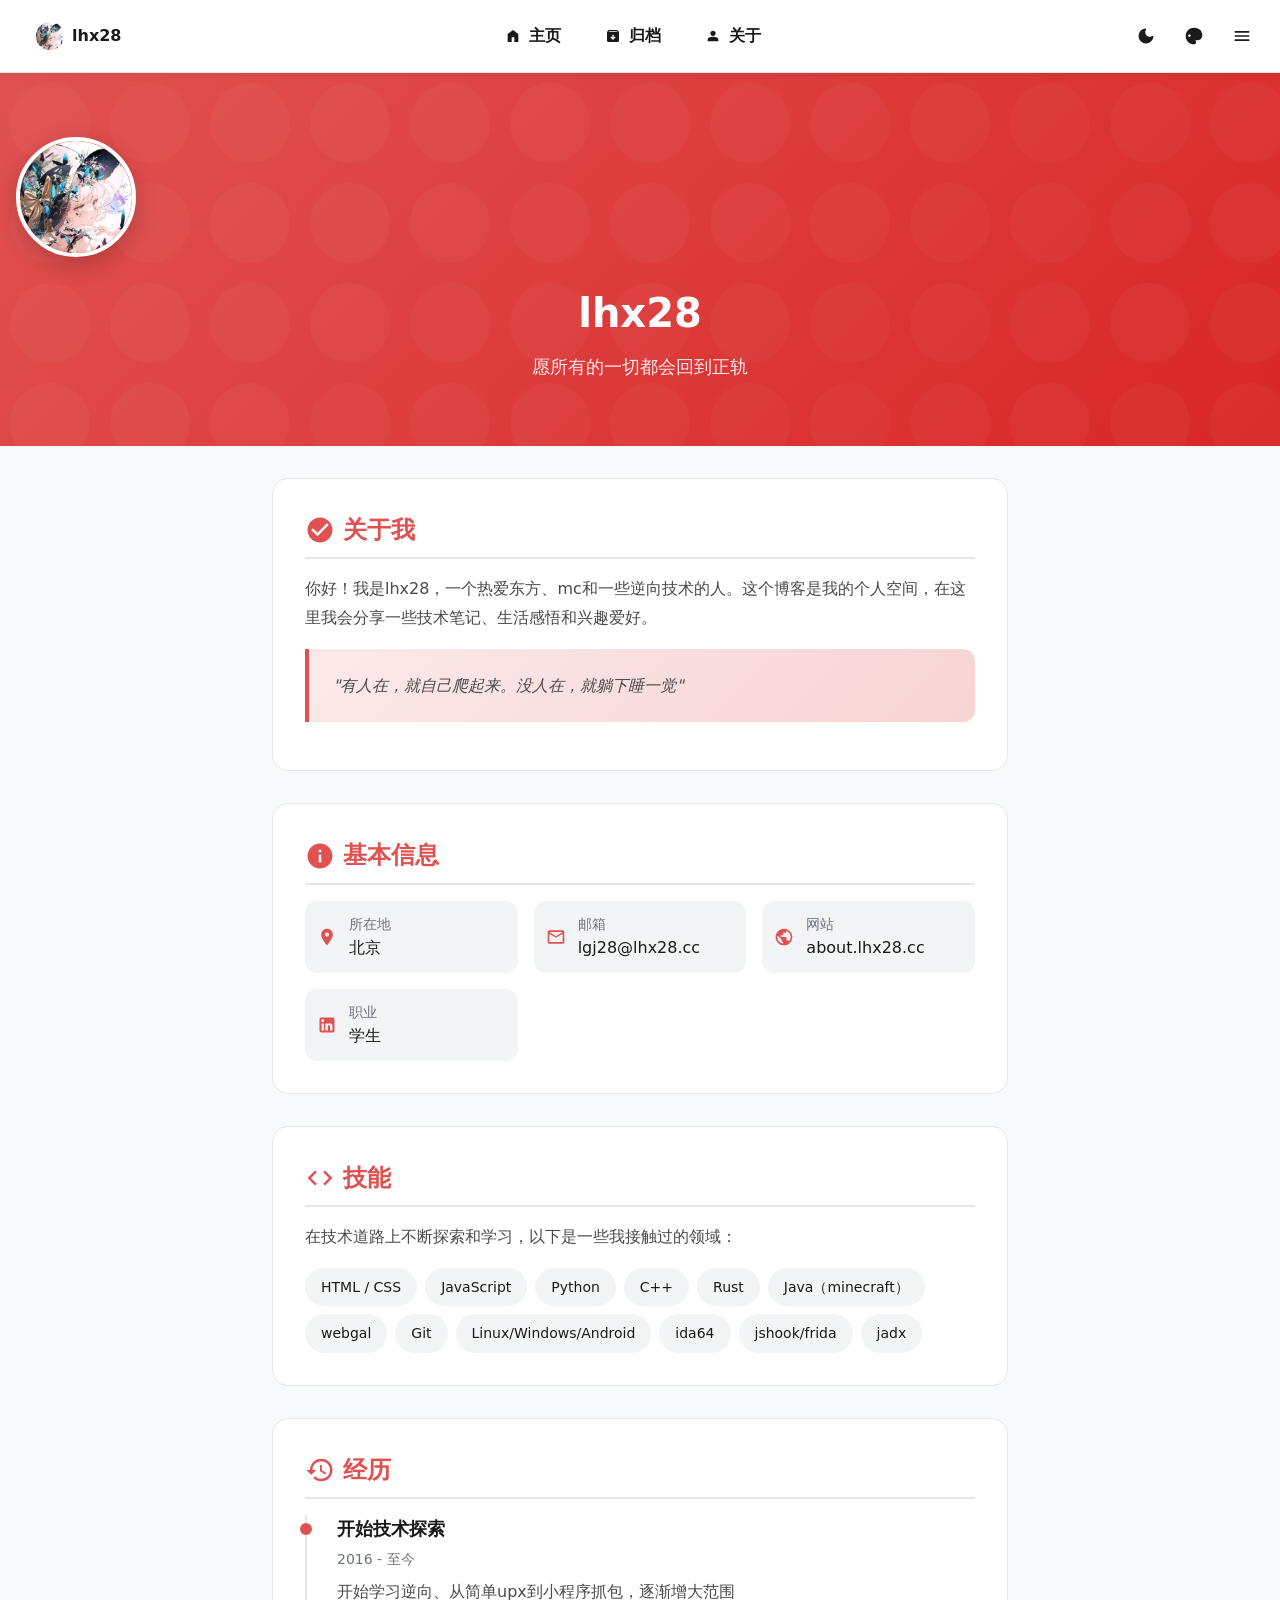
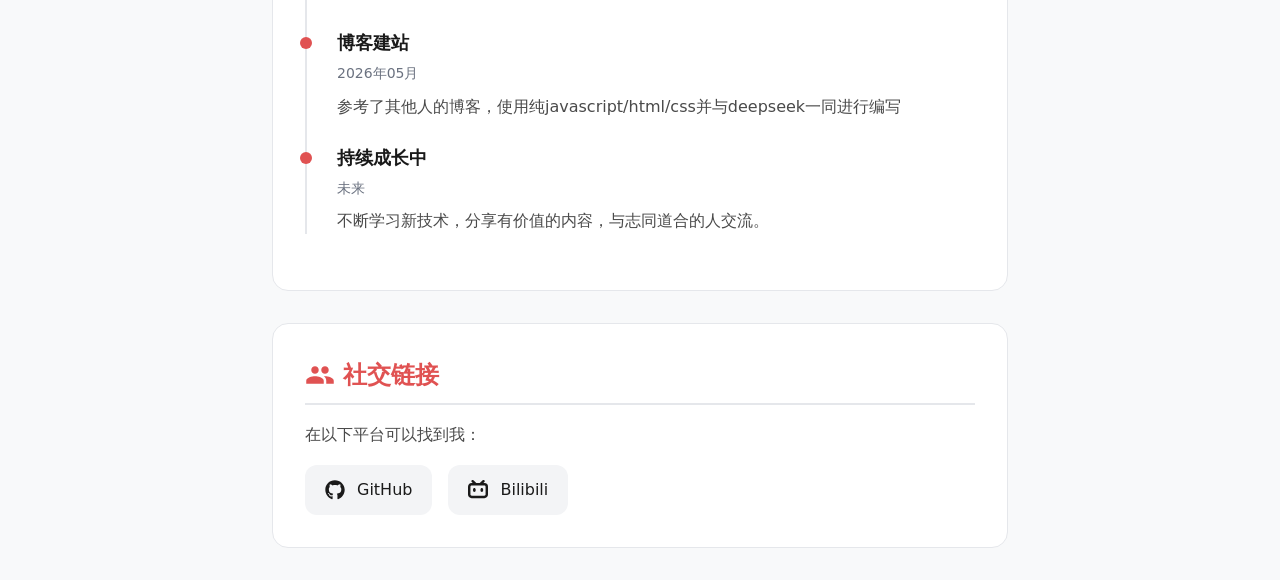
<file: about.html>
<!DOCTYPE html>
<html lang="zh-CN">
<head>
  <meta charset="UTF-8">
  <meta name="viewport" content="width=device-width, initial-scale=1.0">
  <title>关于 - lhx28</title>
  <meta name="description" content="关于lhx28的个人的介绍页面">
  <link rel="stylesheet" href="css/main.css">
  <link rel="stylesheet" href="css/components.css">
  <link rel="stylesheet" href="css/responsive.css">
  <style>
    /* About 页面专用样式 */
    .about-hero {
      position: relative;
      padding: 4rem 1rem;
      text-align: center;
      background: linear-gradient(135deg, var(--primary) 0%, hsl(var(--hue), 70%, 50%) 100%);
      color: white;
      overflow: hidden;
    }

    .about-hero::before {
      content: '';
      position: absolute;
      inset: 0;
      background: url('data:image/svg+xml,<svg xmlns="http://www.w3.org/2000/svg" viewBox="0 0 100 100"><circle cx="50" cy="50" r="40" fill="rgba(255,255,255,0.1)"/></svg>') repeat;
      background-size: 100px;
      opacity: 0.3;
    }

    .about-avatar {
      width: 120px;
      height: 120px;
      border-radius: 50%;
      object-fit: cover;
      border: 4px solid white;
      box-shadow: 0 8px 24px rgba(0, 0, 0, 0.2);
      margin-bottom: 1.5rem;
      position: relative;
      z-index: 1;
    }

    .about-hero h1 {
      font-size: 2.5rem;
      margin-bottom: 0.5rem;
      position: relative;
      z-index: 1;
    }

    .about-hero p {
      font-size: 1.125rem;
      opacity: 0.9;
      position: relative;
      z-index: 1;
    }

    .about-section {
      max-width: 48rem;
      margin: 2rem auto;
      padding: 0 1rem;
    }

    .about-card {
      background: var(--card-bg);
      border: 1px solid var(--line-divider);
      border-radius: var(--radius-large);
      padding: 2rem;
      margin-bottom: 2rem;
    }

    .about-card h2 {
      font-size: 1.5rem;
      color: var(--primary);
      margin-bottom: 1rem;
      padding-bottom: 0.5rem;
      border-bottom: 2px solid var(--line-divider);
      display: flex;
      align-items: center;
      gap: 0.5rem;
    }

    .about-card h2 svg {
      width: 1.25em;
      height: 1.25em;
    }

    .about-card p {
      color: var(--text-secondary);
      line-height: 1.8;
      margin-bottom: 1rem;
    }

    .about-card p:last-child {
      margin-bottom: 0;
    }

    .info-grid {
      display: grid;
      grid-template-columns: repeat(auto-fit, minmax(200px, 1fr));
      gap: 1rem;
      margin-top: 1rem;
    }

    .info-item {
      display: flex;
      align-items: center;
      gap: 0.75rem;
      padding: 0.75rem;
      background: var(--btn-regular-bg);
      border-radius: 0.75rem;
    }

    .info-item svg {
      color: var(--primary);
      width: 1.25em;
      height: 1.25em;
      flex-shrink: 0;
    }

    .info-item .label {
      font-size: 0.875rem;
      color: var(--text-muted);
    }

    .info-item .value {
      font-weight: 500;
      color: var(--text-primary);
    }

    .timeline {
      position: relative;
      padding-left: 2rem;
    }

    .timeline::before {
      content: '';
      position: absolute;
      left: 0;
      top: 0;
      bottom: 0;
      width: 2px;
      background: var(--line-divider);
    }

    .timeline-item {
      position: relative;
      margin-bottom: 1.5rem;
    }

    .timeline-item::before {
      content: '';
      position: absolute;
      left: -2rem;
      top: 0.5rem;
      width: 12px;
      height: 12px;
      border-radius: 50%;
      background: var(--primary);
      transform: translateX(-5px);
    }

    .timeline-item h3 {
      font-size: 1.125rem;
      margin-bottom: 0.25rem;
      color: var(--text-primary);
    }

    .timeline-item .date {
      font-size: 0.875rem;
      color: var(--text-muted);
      margin-bottom: 0.5rem;
    }

    .timeline-item p {
      color: var(--text-secondary);
      line-height: 1.7;
    }

    .skill-tags {
      display: flex;
      flex-wrap: wrap;
      gap: 0.5rem;
      margin-top: 1rem;
    }

    .skill-tag {
      padding: 0.5rem 1rem;
      background: var(--btn-regular-bg);
      border-radius: 999px;
      font-size: 0.875rem;
      transition: all 0.2s ease;
    }

    .skill-tag:hover {
      background: var(--primary);
      color: white;
    }

    .quote-block {
      background: linear-gradient(135deg, hsl(var(--hue), 70%, 95%), hsl(var(--hue), 70%, 90%));
      border-left: 4px solid var(--primary);
      padding: 1.5rem;
      border-radius: 0 0.75rem 0.75rem 0;
      margin: 1rem 0;
      font-style: italic;
      color: var(--text-secondary);
    }

    .dark .quote-block {
      background: linear-gradient(135deg, hsl(var(--hue), 30%, 20%), hsl(var(--hue), 30%, 15%));
    }

    .social-links-large {
      display: flex;
      flex-wrap: wrap;
      gap: 1rem;
      margin-top: 1rem;
    }

    .social-link-large {
      display: flex;
      align-items: center;
      gap: 0.75rem;
      padding: 0.75rem 1.25rem;
      background: var(--btn-regular-bg);
      border-radius: 0.75rem;
      transition: all 0.2s ease;
    }

    .social-link-large:hover {
      background: var(--primary);
      color: white;
      transform: translateY(-2px);
    }

    .social-link-large svg {
      width: 1.25em;
      height: 1.25em;
    }

    @media (max-width: 767px) {
      .about-hero {
        padding: 3rem 1rem;
      }

      .about-hero h1 {
        font-size: 2rem;
      }

      .about-card {
        padding: 1.5rem;
      }

      .info-grid {
        grid-template-columns: 1fr;
      }
    }
  </style>
</head>
<body class="enable-banner" data-layout-mode="grid">
  <!-- 顶部导航 -->
  <header id="navbar-wrapper">
    <nav id="navbar">
      <div class="nav-container">
        <a href="index.html" class="nav-logo">
          <img src="assets/ico.png" alt="lhx28">
          <span>lhx28</span>
        </a>
        <div class="nav-menu desktop-menu">
          <a href="index.html" class="nav-item">
            <svg width="1em" height="1em" viewBox="0 0 24 24"><path fill="currentColor" d="M4 21V9l8-6l8 6v12h-6v-7h-4v7z"/></svg>
            主页
          </a>
          <a href="archive.html" class="nav-item">
            <svg width="1em" height="1em" viewBox="0 0 24 24"><path fill="currentColor" d="m12 18l4-4l-1.4-1.4l-1.6 1.6V10h-2v4.2l-1.6-1.6L8 14zm-7 3q-.825 0-1.412-.587T3 19V6.525q0-.35.113-.675t.337-.6L4.7 3.725q.275-.35.687-.538T6.25 3h11.5q.45 0 .863.188t.687.537l1.25 1.525q.225.275.338.6t.112.675V19q0 .825-.587 1.413T19 21zm.4-15h13.2l-.85-1H6.25z"/></svg>
            归档
          </a>
          <a href="about.html" class="nav-item active">
            <svg width="1em" height="1em" viewBox="0 0 24 24"><path fill="currentColor" d="M12 12q-1.65 0-2.825-1.175T8 8t1.175-2.825T12 4t2.825 1.175T16 8t-1.175 2.825T12 12m-8 8v-2.8q0-.85.438-1.562T5.6 14.55q1.55-.775 3.15-1.162T12 13t3.25.388t3.15 1.162q.725.375 1.163 1.088T20 17.2V20z"/></svg>
            关于
          </a>
        </div>
        <div class="nav-tools">
          <button id="theme-btn" class="tool-btn" title="切换主题">
            <svg class="sun-icon" width="1em" height="1em" viewBox="0 0 24 24"><path fill="currentColor" d="M11 3V2q0-.425.288-.712T12 1t.713.288T13 2v1q0 .425-.288.713T12 4t-.712-.288T11 3m0 19v-1q0-.425.288-.712T12 20t.713.288T13 21v1q0 .425-.288.713T12 23t-.712-.288T11 22m11-9h-1q-.425 0-.712-.288T20 12t.288-.712T21 11h1q.425 0 .713.288T23 12t-.288.713T22 13M3 13H2q-.425 0-.712-.288T1 12t.288-.712T2 11h1q.425 0 .713.288T4 12t-.288.713T3 13"/></svg>
            <svg class="moon-icon" width="1em" height="1em" viewBox="0 0 24 24" style="display: none;"><path fill="currentColor" d="M12 21q-3.775 0-6.387-2.613T3 12q0-3.45 2.25-5.988T11 3.05q.325-.05.575.088t.4.362t.163.525t-.188.575q-.425.65-.638 1.375T11.1 7.5q0 2.25 1.575 3.825T16.5 12.9q.775 0 1.538-.225t1.362-.625q.275-.175.563-.162t.512.137q.25.125.388.375t.087.6q-.35 3.45-2.937 5.725T12 21"/></svg>
          </button>
          <button id="hue-btn" class="tool-btn" title="主题色">
            <svg width="1em" height="1em" viewBox="0 0 24 24"><path fill="currentColor" d="M12 22q-2.05 0-3.875-.788t-3.187-2.15t-2.15-3.187T2 12q0-2.075.813-3.9t2.2-3.175T8.25 2.788T12.2 2q2 0 3.775.688t3.113 1.9t2.125 2.875T22 11.05q0 2.875-1.75 4.413T16 17h-1.85q-.225 0-.312.125t-.088.275q0 .3.375.863t.375 1.287q0 1.25-.687 1.85T12 22m-5.5-9q.65 0 1.075-.425T8 11.5t-.425-1.075T6.5 10t-1.075.425T5 11.5t.425 1.075T6.5 13"/></svg>
          </button>
          <button id="mobile-menu-btn" class="tool-btn mobile-only" title="菜单">
            <svg width="1em" height="1em" viewBox="0 0 24 24"><path fill="currentColor" d="M4 18q-.425 0-.712-.288T3 17t.288-.712T4 16h16q.425 0 .713.288T21 17t-.288.713T20 18zm0-5q-.425 0-.712-.288T3 12t.288-.712T4 11h16q.425 0 .713.288T21 12t-.288.713T20 13zm0-5q-.425 0-.712-.288T3 7t.288-.712T4 6h16q.425 0 .713.288T21 7t-.288.713T20 8z"/></svg>
          </button>
        </div>
      </div>
    </nav>
    <!-- 移动端菜单 -->
    <div id="mobile-menu" class="mobile-menu hidden">
      <a href="index.html" class="mobile-nav-item">主页</a>
      <a href="archive.html" class="mobile-nav-item">归档</a>
      <a href="about.html" class="mobile-nav-item">关于</a>
    </div>
    <!-- 主题色面板 -->
    <div id="hue-panel" class="hue-panel hidden">
      <div class="hue-header">
        <span>主题色</span>
        <span id="hue-value">0</span>
      </div>
      <input type="range" id="hue-slider" min="0" max="360" value="0">
    </div>
  </header>

  <!-- About 英雄区 -->
  <section class="about-hero">
    <img src="assets/ico.png" alt="lhx28" class="about-avatar">
    <h1>lhx28</h1>
    <p>愿所有的一切都会回到正轨</p>
  </section>

  <!-- 关于内容 -->
  <main class="about-section">
    <div class="about-card">
      <h2>
        <svg viewBox="0 0 24 24"><path fill="currentColor" d="M12 2C6.48 2 2 6.48 2 12s4.48 10 10 10 10-4.48 10-10S17.52 2 12 2zm-2 15l-5-5 1.41-1.41L10 14.17l7.59-7.59L19 8l-9 9z"/></svg>
        关于我
      </h2>
      <p>你好！我是lhx28，一个热爱东方、mc和一些逆向技术的人。这个博客是我的个人空间，在这里我会分享一些技术笔记、生活感悟和兴趣爱好。</p>
      <div class="quote-block">
        "有人在，就自己爬起来。没人在，就躺下睡一觉"
      </div>
    </div>

    <div class="about-card">
      <h2>
        <svg viewBox="0 0 24 24"><path fill="currentColor" d="M12 2C6.48 2 2 6.48 2 12s4.48 10 10 10 10-4.48 10-10S17.52 2 12 2zm1 15h-2v-6h2v6zm0-8h-2V7h2v2z"/></svg>
        基本信息
      </h2>
      <div class="info-grid">
        <div class="info-item">
          <svg viewBox="0 0 24 24"><path fill="currentColor" d="M12 2C8.13 2 5 5.13 5 9c0 5.25 7 13 7 13s7-7.75 7-13c0-3.87-3.13-7-7-7zm0 9.5c-1.38 0-2.5-1.12-2.5-2.5s1.12-2.5 2.5-2.5 2.5 1.12 2.5 2.5-1.12 2.5-2.5 2.5z"/></svg>
          <div>
            <div class="label">所在地</div>
            <div class="value">北京</div>
          </div>
        </div>
        <div class="info-item">
          <svg viewBox="0 0 24 24"><path fill="currentColor" d="M20 4H4c-1.1 0-2 .9-2 2v12c0 1.1.9 2 2 2h16c1.1 0 2-.9 2-2V6c0-1.1-.9-2-2-2zm0 14H4V8l8 5 8-5v10zm-8-7L4 6h16l-8 5z"/></svg>
          <div>
            <div class="label">邮箱</div>
            <div class="value">lgj28@lhx28.cc</div>
          </div>
        </div>
        <div class="info-item">
          <svg viewBox="0 0 24 24"><path fill="currentColor" d="M12 2C6.48 2 2 6.48 2 12s4.48 10 10 10 10-4.48 10-10S17.52 2 12 2zm-1 17.93c-3.95-.49-7-3.85-7-7.93 0-.62.08-1.21.21-1.79L9 15v1c0 1.1.9 2 2 2v1.93zm6.9-2.54c-.26-.81-1-1.39-1.9-1.39h-1v-3c0-.55-.45-1-1-1H8v-2h2c.55 0 1-.45 1-1V7h2c1.1 0 2-.9 2-2v-.41c2.93 1.19 5 4.06 5 7.41 0 2.08-.8 3.97-2.1 5.39z"/></svg>
          <div>
            <div class="label">网站</div>
            <div class="value">about.lhx28.cc</div>
          </div>
        </div>
        <div class="info-item">
          <svg viewBox="0 0 24 24"><path fill="currentColor" d="M19 3a2 2 0 0 1 2 2v14a2 2 0 0 1-2 2H5a2 2 0 0 1-2-2V5a2 2 0 0 1 2-2h14m-.5 15.5v-5.3a3.26 3.26 0 0 0-3.26-3.26c-.85 0-1.84.52-2.32 1.3v-1.11h-2.79v8.37h2.79v-4.93c0-.77.62-1.4 1.39-1.4a1.4 1.4 0 0 1 1.4 1.4v4.93h2.79M6.88 8.56a1.68 1.68 0 0 0 1.68-1.68c0-.93-.75-1.69-1.68-1.69a1.69 1.69 0 0 0-1.69 1.69c0 .93.76 1.68 1.69 1.68m1.39 9.94v-8.37H5.5v8.37h2.77z"/></svg>
          <div>
            <div class="label">职业</div>
            <div class="value">学生</div>
          </div>
        </div>
      </div>
    </div>

    <div class="about-card">
      <h2>
        <svg viewBox="0 0 24 24"><path fill="currentColor" d="M9.4 16.6L4.8 12l4.6-4.6L8 6l-6 6 6 6 1.4-1.4zm5.2 0l4.6-4.6-4.6-4.6L16 6l6 6-6 6-1.4-1.4z"/></svg>
        技能
      </h2>
      <p>在技术道路上不断探索和学习，以下是一些我接触过的领域：</p>
      <div class="skill-tags">
        <span class="skill-tag">HTML / CSS</span>
        <span class="skill-tag">JavaScript</span>
        <span class="skill-tag">Python</span>
        <span class="skill-tag">C++</span>
        <span class="skill-tag">Rust</span>
        <span class="skill-tag">Java（minecraft）</span>
        <span class="skill-tag">webgal</span>
        <span class="skill-tag">Git</span>
        <span class="skill-tag">Linux/Windows/Android</span>
        <span class="skill-tag">ida64</span>
        <span class="skill-tag">jshook/frida</span>
        <span class="skill-tag">jadx</span>
      </div>
    </div>

    <div class="about-card">
      <h2>
        <svg viewBox="0 0 24 24"><path fill="currentColor" d="M13 3a9 9 0 0 0-9 9H1l3.89 3.89.07.14L9 12H6c0-3.87 3.13-7 7-7s7 3.13 7 7-3.13 7-7 7c-1.93 0-3.68-.79-4.94-2.06l-1.42 1.42A8.954 8.954 0 0 0 13 21a9 9 0 0 0 0-18zm-1 5v5l4.28 2.54.72-1.21-3.5-2.08V8H12z"/></svg>
        经历
      </h2>
      <div class="timeline">
        <div class="timeline-item">
          <h3>开始技术探索</h3>
          <div class="date">2016 - 至今</div>
          <p>开始学习逆向、从简单upx到小程序抓包，逐渐增大范围</p>
        </div>
        <div class="timeline-item">
          <h3>博客建站</h3>
          <div class="date">2026年05月</div>
          <p>参考了其他人的博客，使用纯javascript/html/css并与deepseek一同进行编写</p>
        </div>
        <div class="timeline-item">
          <h3>持续成长中</h3>
          <div class="date">未来</div>
          <p>不断学习新技术，分享有价值的内容，与志同道合的人交流。</p>
        </div>
      </div>
    </div>

    <div class="about-card">
      <h2>
        <svg viewBox="0 0 24 24"><path fill="currentColor" d="M16 11c1.66 0 2.99-1.34 2.99-3S17.66 5 16 5c-1.66 0-3 1.34-3 3s1.34 3 3 3zm-8 0c1.66 0 2.99-1.34 2.99-3S9.66 5 8 5C6.34 5 5 6.34 5 8s1.34 3 3 3zm0 2c-2.33 0-7 1.17-7 3.5V19h14v-2.5c0-2.33-4.67-3.5-7-3.5zm8 0c-.29 0-.62.02-.97.05 1.16.84 1.97 1.97 1.97 3.45V19h6v-2.5c0-2.33-4.67-3.5-7-3.5z"/></svg>
        社交链接
      </h2>
      <p>在以下平台可以找到我：</p>
      <div class="social-links-large">
        <a href="https://github.com/lhx28" target="_blank" class="social-link-large">
          <svg viewBox="0 0 496 512"><path fill="currentColor" d="M165.9 397.4c0 2-2.3 3.6-5.2 3.6c-3.3.3-5.6-1.3-5.6-3.6c0-2 2.3-3.6 5.2-3.6c3-.3 5.6 1.3 5.6 3.6m-31.1-4.5c-.7 2 1.3 4.3 4.3 4.9c2.6 1 5.6 0 6.2-2s-1.3-4.3-4.3-5.2c-2.6-.7-5.5.3-6.2 2.3m44.2-1.7c-2.9.7-4.9 2.6-4.6 4.9c.3 2 2.9 3.3 5.9 2.6c2.9-.7 4.9-2.6 4.6-4.6c-.3-1.9-3-3.2-5.9-2.9M244.8 8C106.1 8 0 113.3 0 252c0 110.9 69.8 205.8 169.5 239.2c12.8 2.3 17.3-5.6 17.3-12.1c0-6.2-.3-40.4-.3-61.4c0 0-70 15-84.7-29.8c0 0-11.4-29.1-27.8-36.6c0 0-22.9-15.7 1.6-15.4c0 0 24.9 2 38.6 25.8c21.9 38.6 58.6 27.5 72.9 20.9c2.3-16 8.8-27.1 16-33.7c-55.9-6.2-112.3-14.3-112.3-110.5c0-27.5 7.6-41.3 23.6-58.9c-2.6-6.5-11.1-33.3 2.6-67.9c20.9-6.5 69 27 69 27c20-5.6 41.5-8.5 62.8-8.5s42.8 2.9 62.8 8.5c0 0 48.1-33.6 69-27c13.7 34.7 5.2 61.4 2.6 67.9c16 17.7 25.8 31.5 25.8 58.9c0 96.5-58.9 104.2-114.8 110.5c9.2 7.9 17 22.9 17 46.4c0 33.7-.3 75.4-.3 83.6c0 6.5 4.6 14.4 17.3 12.1C428.2 457.8 496 362.9 496 252C496 113.3 383.5 8 244.8 8M97.2 352.9c-1.3 1-1 3.3.7 5.2c1.6 1.6 3.9 2.3 5.2 1c1.3-1 1-3.3-.7-5.2c-1.6-1.6-3.9-2.3-5.2-1m-10.8-8.1c-.7 1.3.3 2.9 2.3 3.9c1.6 1 3.6.7 4.3-.7c.7-1.3-.3-2.9-2.3-3.9c-2-.6-3.6-.3-4.3.7m32.4 35.6c-1.6 1.3-1 4.3 1.3 6.2c2.3 2.3 5.2 2.6 6.5 1c1.3-1.3.7-4.3-1.3-6.2c-2.2-2.3-5.2-2.6-6.5-1m-11.4-14.7c-1.6 1-1.6 3.6 0 5.9s4.3 3.3 5.6 2.3c1.6-1.3 1.6-3.9 0-6.2c-1.4-2.3-4-3.3-5.6-2"/></svg>
          GitHub
        </a>
        <a href="https://space.bilibili.com/544328584" target="_blank" class="social-link-large">
          <svg viewBox="0 0 512 512"><path fill="currentColor" d="M488.6 104.1c16.7 18.1 24.4 39.7 23.3 65.7v202.4c-.4 26.4-9.2 48.1-26.5 65.1c-17.2 17-39.1 25.9-65.5 26.7H92.02c-26.45-.8-48.21-9.8-65.28-27.2C9.682 419.4.767 396.5 0 368.2V169.8c.767-26 9.682-47.6 26.74-65.7C43.81 87.75 65.57 78.77 92.02 78h29.38L96.05 52.19c-5.75-5.73-8.63-13-8.63-21.79c0-8.8 2.88-16.06 8.63-21.797C101.8 2.868 109.1 0 117.9 0q13.2 0 21.9 8.603L213.1 78h88l74.5-69.397C381.7 2.868 389.2 0 398 0q13.2 0 21.9 8.603c5.7 5.737 8.6 12.997 8.6 21.797c0 8.79-2.9 16.06-8.6 21.79L394.6 78h29.3c26.4.77 48 9.75 64.7 26.1m-38.8 69.7c-.4-9.6-3.7-17.4-10.7-23.5c-5.2-6.1-14-9.4-22.7-9.8H96.05c-9.59.4-17.45 3.7-23.58 9.8c-6.14 6.1-9.4 13.9-9.78 23.5v194.4c0 9.2 3.26 17 9.78 23.5s14.38 9.8 23.58 9.8H416.4c9.2 0 17-3.3 23.3-9.8s9.7-14.3 10.1-23.5zm-264.3 42.7c6.3 6.3 9.7 14.1 10.1 23.2V273c-.4 9.2-3.7 16.9-9.8 23.2c-6.2 6.3-14 9.5-23.6 9.5s-17.5-3.2-23.6-9.5s-9.4-14-9.8-23.2v-33.3c.4-9.1 3.8-16.9 10.1-23.2s13.2-9.6 23.3-10c9.2.4 17 3.7 23.3 10m191.5 0c6.3 6.3 9.7 14.1 10.1 23.2V273c-.4 9.2-3.7 16.9-9.8 23.2s-14 9.5-23.6 9.5s-17.4-3.2-23.6-9.5c-7-6.3-9.4-14-9.7-23.2v-33.3c.3-9.1 3.7-16.9 10-23.2s14.1-9.6 23.3-10c9.2.4 17 3.7 23.3 10"/></svg>
          Bilibili
        </a>
      </div>
    </div>
  </main>

  <!-- 返回顶部 -->
  <button id="back-to-top" class="back-to-top hidden">
    <svg width="1em" height="1em" viewBox="0 0 24 24"><path fill="currentColor" d="m12 10.8l-3.9 3.9q-.275.275-.7.275t-.7-.275t-.275-.7t.275-.7l4.6-4.6q.3-.3.7-.3t.7.3l4.6 4.6q.275.275.275.7t-.275.7t-.7.275t-.7-.275z"/></svg>
  </button>

  <!-- JavaScript -->
  <script src="js/utils.js"></script>
  <script src="js/theme.js"></script>
  <script src="js/navigation.js"></script>
  <script src="js/sidebar.js"></script>
  <script src="js/main.js"></script>
</body>
</html>
</file>
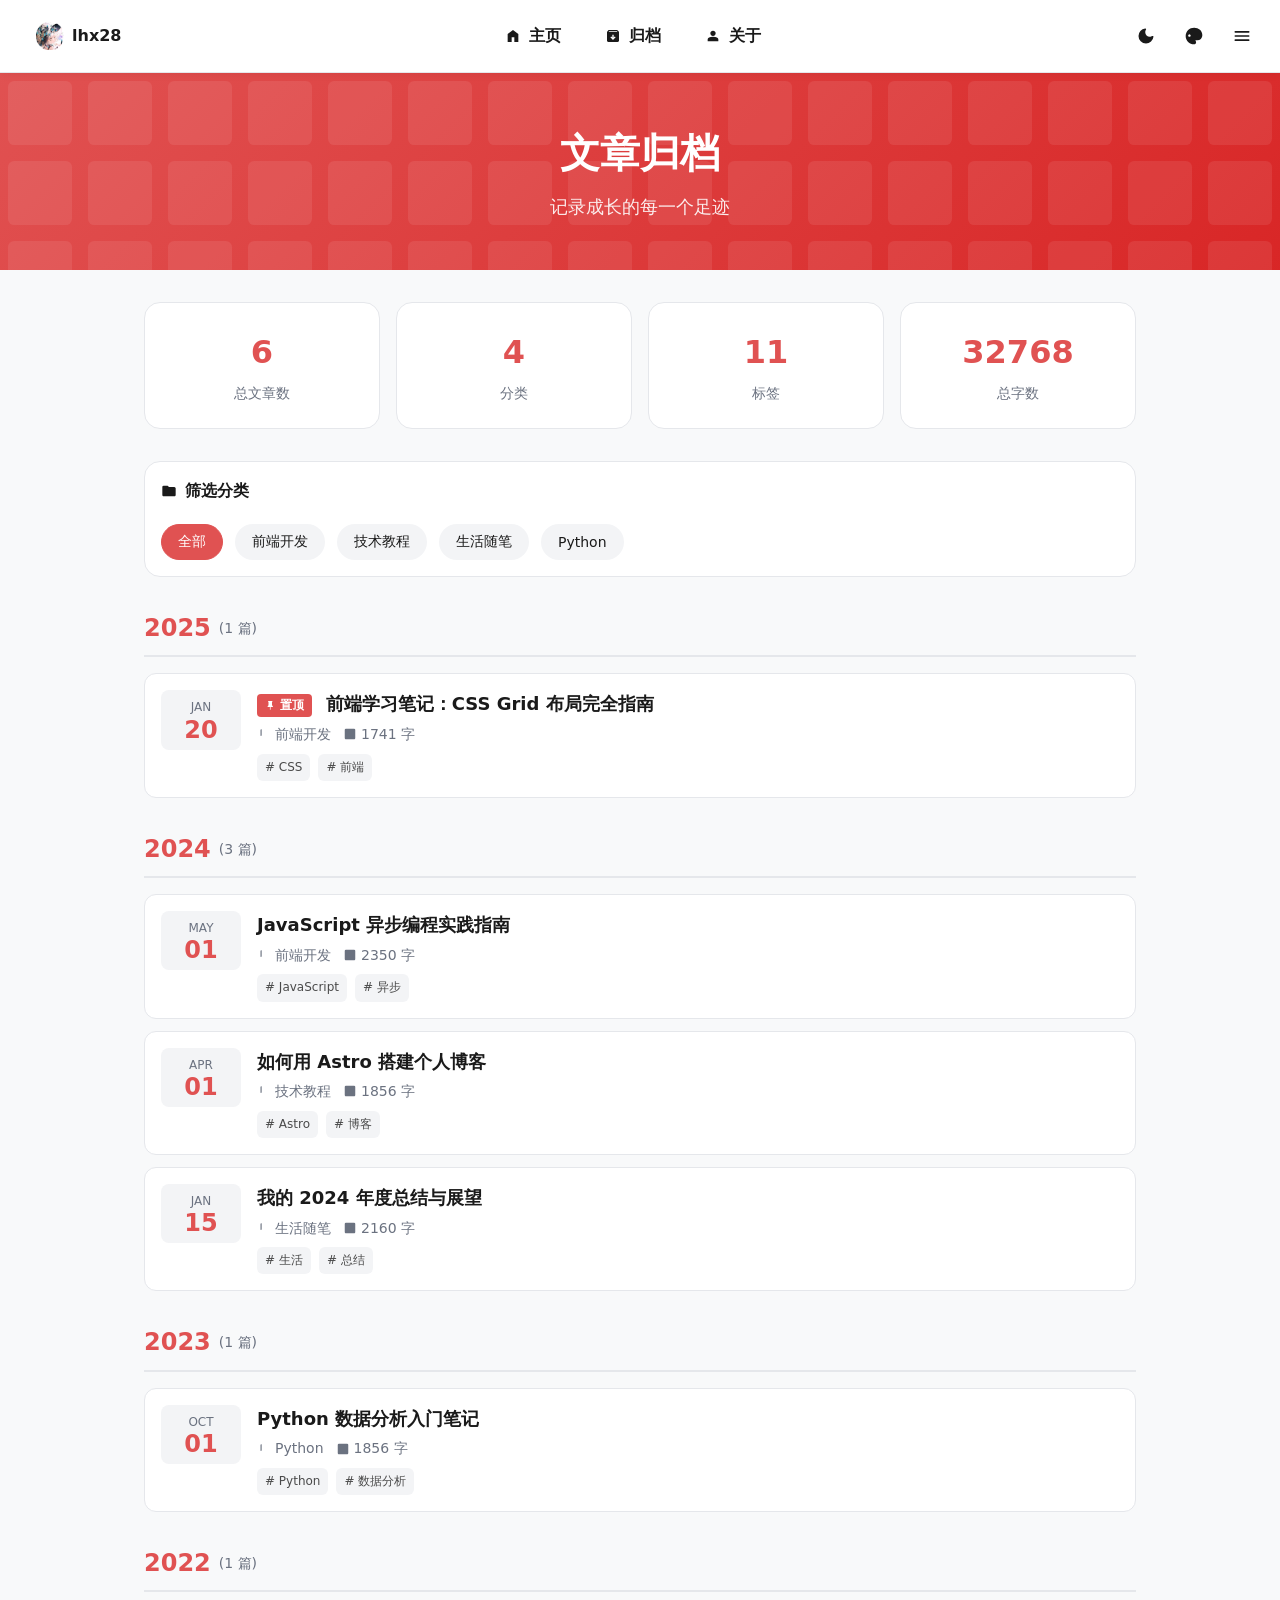
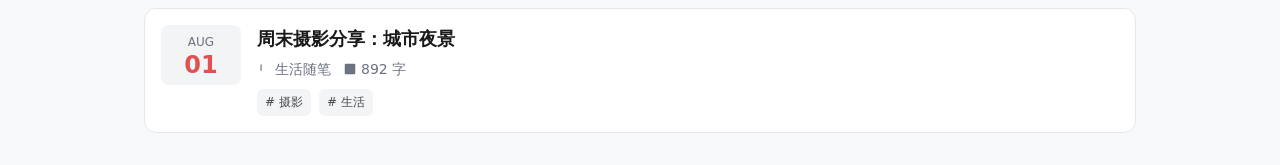
<file: archive.html>
<!DOCTYPE html>
<html lang="zh-CN">
<head>
  <meta charset="UTF-8">
  <meta name="viewport" content="width=device-width, initial-scale=1.0">
  <title>lhx28 - 归档</title>
  <meta name="description" content="demo文章展示">
  <link rel="stylesheet" href="css/main.css">
  <link rel="stylesheet" href="css/components.css">
  <link rel="stylesheet" href="css/responsive.css">
  <style>
    /* Archive 页面专用样式 */
    .archive-header {
      position: relative;
      padding: 3rem 1rem;
      text-align: center;
      background: linear-gradient(135deg, var(--primary) 0%, hsl(var(--hue), 70%, 50%) 100%);
      color: white;
    }

    .archive-header::before {
      content: '';
      position: absolute;
      inset: 0;
      background: url('data:image/svg+xml,<svg xmlns="http://www.w3.org/2000/svg" viewBox="0 0 100 100"><rect x="10" y="10" width="80" height="80" rx="8" fill="rgba(255,255,255,0.08)"/></svg>') repeat;
      background-size: 80px;
    }

    .archive-header h1 {
      font-size: 2.5rem;
      margin-bottom: 0.5rem;
      position: relative;
      z-index: 1;
    }

    .archive-header p {
      font-size: 1.125rem;
      opacity: 0.9;
      position: relative;
      z-index: 1;
    }

    .archive-container {
      max-width: 64rem;
      margin: 2rem auto;
      padding: 0 1rem;
    }

    .filter-bar {
      display: flex;
      flex-wrap: wrap;
      gap: 0.75rem;
      margin-bottom: 2rem;
      padding: 1rem;
      background: var(--card-bg);
      border: 1px solid var(--line-divider);
      border-radius: var(--radius-large);
    }

    .filter-bar h3 {
      width: 100%;
      font-size: 1rem;
      color: var(--text-primary);
      margin-bottom: 0.5rem;
      display: flex;
      align-items: center;
      gap: 0.5rem;
    }

    .filter-btn {
      padding: 0.5rem 1rem;
      border-radius: 999px;
      background: var(--btn-regular-bg);
      font-size: 0.875rem;
      font-weight: 500;
      transition: all 0.2s ease;
      border: 1px solid transparent;
    }

    .filter-btn:hover {
      background: var(--btn-hover-bg);
      border-color: var(--primary);
    }

    .filter-btn.active {
      background: var(--primary);
      color: white;
      border-color: var(--primary);
    }

    .archive-year {
      margin-bottom: 2rem;
    }

    .archive-year-title {
      font-size: 1.5rem;
      color: var(--primary);
      margin-bottom: 1rem;
      padding-bottom: 0.5rem;
      border-bottom: 2px solid var(--line-divider);
      display: flex;
      align-items: center;
      gap: 0.5rem;
    }

    .archive-year-title .count {
      font-size: 0.875rem;
      color: var(--text-muted);
      font-weight: normal;
    }

    .archive-list {
      list-style: none;
    }

    .archive-item {
      display: flex;
      align-items: flex-start;
      gap: 1rem;
      padding: 1rem;
      margin-bottom: 0.75rem;
      background: var(--card-bg);
      border: 1px solid var(--line-divider);
      border-radius: 0.75rem;
      transition: all 0.2s ease;
    }

    .archive-item:hover {
      transform: translateX(8px);
      box-shadow: 0 4px 12px rgba(0, 0, 0, 0.08);
      border-color: var(--primary);
    }

    .archive-date {
      flex-shrink: 0;
      width: 5rem;
      text-align: center;
      padding: 0.5rem;
      background: var(--btn-regular-bg);
      border-radius: 0.5rem;
    }

    .archive-date .month {
      font-size: 0.75rem;
      color: var(--text-muted);
      text-transform: uppercase;
    }

    .archive-date .day {
      font-size: 1.5rem;
      font-weight: bold;
      color: var(--primary);
      line-height: 1;
    }

    .archive-info {
      flex: 1;
      min-width: 0;
    }

    .archive-info h3 {
      font-size: 1.125rem;
      margin-bottom: 0.25rem;
      color: var(--text-primary);
    }

    .archive-info h3 a:hover {
      color: var(--primary);
    }

    .archive-meta {
      display: flex;
      flex-wrap: wrap;
      gap: 0.75rem;
      font-size: 0.875rem;
      color: var(--text-muted);
    }

    .archive-meta span {
      display: flex;
      align-items: center;
      gap: 0.25rem;
    }

    .archive-meta svg {
      width: 1em;
      height: 1em;
    }

    .archive-tags {
      display: flex;
      flex-wrap: wrap;
      gap: 0.5rem;
      margin-top: 0.5rem;
    }

    .archive-tag {
      padding: 0.25rem 0.5rem;
      background: var(--btn-regular-bg);
      border-radius: 0.375rem;
      font-size: 0.75rem;
      color: var(--text-secondary);
    }

    .archive-stats {
      display: grid;
      grid-template-columns: repeat(auto-fit, minmax(150px, 1fr));
      gap: 1rem;
      margin-bottom: 2rem;
    }

    .stat-card {
      background: var(--card-bg);
      border: 1px solid var(--line-divider);
      border-radius: var(--radius-large);
      padding: 1.5rem;
      text-align: center;
    }

    .stat-card .number {
      font-size: 2rem;
      font-weight: bold;
      color: var(--primary);
      margin-bottom: 0.25rem;
    }

    .stat-card .label {
      font-size: 0.875rem;
      color: var(--text-muted);
    }

    .pin-badge {
      display: inline-flex;
      align-items: center;
      gap: 0.25rem;
      padding: 0.125rem 0.5rem;
      background: var(--primary);
      color: white;
      font-size: 0.75rem;
      border-radius: 0.25rem;
      margin-right: 0.5rem;
    }

    @media (max-width: 767px) {
      .archive-header {
        padding: 2rem 1rem;
      }

      .archive-header h1 {
        font-size: 2rem;
      }

      .archive-item {
        flex-direction: column;
        gap: 0.75rem;
      }

      .archive-date {
        width: auto;
        display: flex;
        align-items: center;
        gap: 0.5rem;
        padding: 0.5rem 1rem;
      }

      .archive-date .month {
        font-size: 0.875rem;
      }

      .filter-bar {
        padding: 0.75rem;
      }
    }
  </style>
</head>
<body class="enable-banner" data-layout-mode="grid">
  <!-- 顶部导航 -->
  <header id="navbar-wrapper">
    <nav id="navbar">
      <div class="nav-container">
        <a href="index.html" class="nav-logo">
          <img src="assets/ico.png" alt="lhx28">
          <span>lhx28</span>
        </a>
        <div class="nav-menu desktop-menu">
          <a href="index.html" class="nav-item">
            <svg width="1em" height="1em" viewBox="0 0 24 24"><path fill="currentColor" d="M4 21V9l8-6l8 6v12h-6v-7h-4v7z"/></svg>
            主页
          </a>
          <a href="archive.html" class="nav-item active">
            <svg width="1em" height="1em" viewBox="0 0 24 24"><path fill="currentColor" d="m12 18l4-4l-1.4-1.4l-1.6 1.6V10h-2v4.2l-1.6-1.6L8 14zm-7 3q-.825 0-1.412-.587T3 19V6.525q0-.35.113-.675t.337-.6L4.7 3.725q.275-.35.687-.538T6.25 3h11.5q.45 0 .863.188t.687.537l1.25 1.525q.225.275.338.6t.112.675V19q0 .825-.587 1.413T19 21zm.4-15h13.2l-.85-1H6.25z"/></svg>
            归档
          </a>
          <a href="about.html" class="nav-item">
            <svg width="1em" height="1em" viewBox="0 0 24 24"><path fill="currentColor" d="M12 12q-1.65 0-2.825-1.175T8 8t1.175-2.825T12 4t2.825 1.175T16 8t-1.175 2.825T12 12m-8 8v-2.8q0-.85.438-1.562T5.6 14.55q1.55-.775 3.15-1.162T12 13t3.25.388t3.15 1.162q.725.375 1.163 1.088T20 17.2V20z"/></svg>
            关于
          </a>
        </div>
        <div class="nav-tools">
          <button id="theme-btn" class="tool-btn" title="切换主题">
            <svg class="sun-icon" width="1em" height="1em" viewBox="0 0 24 24"><path fill="currentColor" d="M11 3V2q0-.425.288-.712T12 1t.713.288T13 2v1q0 .425-.288.713T12 4t-.712-.288T11 3m0 19v-1q0-.425.288-.712T12 20t.713.288T13 21v1q0 .425-.288.713T12 23t-.712-.288T11 22m11-9h-1q-.425 0-.712-.288T20 12t.288-.712T21 11h1q.425 0 .713.288T23 12t-.288.713T22 13M3 13H2q-.425 0-.712-.288T1 12t.288-.712T2 11h1q.425 0 .713.288T4 12t-.288.713T3 13"/></svg>
            <svg class="moon-icon" width="1em" height="1em" viewBox="0 0 24 24" style="display: none;"><path fill="currentColor" d="M12 21q-3.775 0-6.387-2.613T3 12q0-3.45 2.25-5.988T11 3.05q.325-.05.575.088t.4.362t.163.525t-.188.575q-.425.65-.638 1.375T11.1 7.5q0 2.25 1.575 3.825T16.5 12.9q.775 0 1.538-.225t1.362-.625q.275-.175.563-.162t.512.137q.25.125.388.375t.087.6q-.35 3.45-2.937 5.725T12 21"/></svg>
          </button>
          <button id="hue-btn" class="tool-btn" title="主题色">
            <svg width="1em" height="1em" viewBox="0 0 24 24"><path fill="currentColor" d="M12 22q-2.05 0-3.875-.788t-3.187-2.15t-2.15-3.187T2 12q0-2.075.813-3.9t2.2-3.175T8.25 2.788T12.2 2q2 0 3.775.688t3.113 1.9t2.125 2.875T22 11.05q0 2.875-1.75 4.413T16 17h-1.85q-.225 0-.312.125t-.088.275q0 .3.375.863t.375 1.287q0 1.25-.687 1.85T12 22m-5.5-9q.65 0 1.075-.425T8 11.5t-.425-1.075T6.5 10t-1.075.425T5 11.5t.425 1.075T6.5 13"/></svg>
          </button>
          <button id="mobile-menu-btn" class="tool-btn mobile-only" title="菜单">
            <svg width="1em" height="1em" viewBox="0 0 24 24"><path fill="currentColor" d="M4 18q-.425 0-.712-.288T3 17t.288-.712T4 16h16q.425 0 .713.288T21 17t-.288.713T20 18zm0-5q-.425 0-.712-.288T3 12t.288-.712T4 11h16q.425 0 .713.288T21 12t-.288.713T20 13zm0-5q-.425 0-.712-.288T3 7t.288-.712T4 6h16q.425 0 .713.288T21 7t-.288.713T20 8z"/></svg>
          </button>
        </div>
      </div>
    </nav>
    <!-- 移动端菜单 -->
    <div id="mobile-menu" class="mobile-menu hidden">
      <a href="index.html" class="mobile-nav-item">主页</a>
      <a href="archive.html" class="mobile-nav-item">归档</a>
      <a href="about.html" class="mobile-nav-item">关于</a>
    </div>
    <!-- 主题色面板 -->
    <div id="hue-panel" class="hue-panel hidden">
      <div class="hue-header">
        <span>主题色</span>
        <span id="hue-value">0</span>
      </div>
      <input type="range" id="hue-slider" min="0" max="360" value="0">
    </div>
  </header>

  <!-- Archive 头部 -->
  <section class="archive-header">
    <h1>文章归档</h1>
    <p>记录成长的每一个足迹</p>
  </section>

  <!-- 归档内容 -->
  <main class="archive-container">
    <!-- 统计卡片 -->
    <div class="archive-stats">
      <div class="stat-card">
        <div class="number">6</div>
        <div class="label">总文章数</div>
      </div>
      <div class="stat-card">
        <div class="number">4</div>
        <div class="label">分类</div>
      </div>
      <div class="stat-card">
        <div class="number">11</div>
        <div class="label">标签</div>
      </div>
      <div class="stat-card">
        <div class="number">32768</div>
        <div class="label">总字数</div>
      </div>
    </div>

    <!-- 筛选栏 -->
    <div class="filter-bar">
      <h3>
        <svg width="1em" height="1em" viewBox="0 0 24 24"><path fill="currentColor" d="M4 20q-.825 0-1.412-.587T2 18V6q0-.825.588-1.412T4 4h6l2 2h8q.825 0 1.413.588T22 8v10q0 .825-.587 1.413T20 20z"/></svg>
        筛选分类
      </h3>
      <button class="filter-btn active" data-category="all">全部</button>
      <button class="filter-btn" data-category="前端开发">前端开发</button>
      <button class="filter-btn" data-category="技术教程">技术教程</button>
      <button class="filter-btn" data-category="生活随笔">生活随笔</button>
      <button class="filter-btn" data-category="Python">Python</button>
    </div>

    <!-- 2025年文章 -->
    <div class="archive-year" data-year="2025">
      <h2 class="archive-year-title">
        2025
        <span class="count">(1 篇)</span>
      </h2>
      <ul class="archive-list">
        <li class="archive-item" data-category="前端开发">
          <div class="archive-date">
            <div class="month">Jan</div>
            <div class="day">20</div>
          </div>
          <div class="archive-info">
            <h3>
              <span class="pin-badge">
                <svg width="0.875em" height="0.875em" viewBox="0 0 24 24"><path fill="currentColor" d="M16 12V4h1V2H7v2h1v8l-2 2v2h5.2v6h1.6v-6H18v-2z"/></svg>
                置顶
              </span>
              <a href="https://www.runoob.com/cssref/css-pr-grid.html">前端学习笔记：CSS Grid 布局完全指南</a>
            </h3>
            <div class="archive-meta">
              <span>
                <svg viewBox="0 0 24 24"><path fill="currentColor" d="M6 15.325q.35-.175.725-.25T7.5 15H8V4h-.5q-.625 0-1.062.438T6 5.5z"/></svg>
                前端开发
              </span>
              <span>
                <svg viewBox="0 0 24 24"><path fill="currentColor" d="M5 21q-.825 0-1.412-.587T3 19V5q0-.825.588-1.412T5 3h14q.825 0 1.413.588T21 5v14q0 .825-.587 1.413T19 21z"/></svg>
                1741 字
              </span>
            </div>
            <div class="archive-tags">
              <span class="archive-tag"># CSS</span>
              <span class="archive-tag"># 前端</span>
            </div>
          </div>
        </li>
      </ul>
    </div>

    <!-- 2024年文章 -->
    <div class="archive-year" data-year="2024">
      <h2 class="archive-year-title">
        2024
        <span class="count">(3 篇)</span>
      </h2>
      <ul class="archive-list">
        <li class="archive-item" data-category="前端开发">
          <div class="archive-date">
            <div class="month">May</div>
            <div class="day">01</div>
          </div>
          <div class="archive-info">
            <h3>
              <a href="#">JavaScript 异步编程实践指南</a>
            </h3>
            <div class="archive-meta">
              <span>
                <svg viewBox="0 0 24 24"><path fill="currentColor" d="M6 15.325q.35-.175.725-.25T7.5 15H8V4h-.5q-.625 0-1.062.438T6 5.5z"/></svg>
                前端开发
              </span>
              <span>
                <svg viewBox="0 0 24 24"><path fill="currentColor" d="M5 21q-.825 0-1.412-.587T3 19V5q0-.825.588-1.412T5 3h14q.825 0 1.413.588T21 5v14q0 .825-.587 1.413T19 21z"/></svg>
                2350 字
              </span>
            </div>
            <div class="archive-tags">
              <span class="archive-tag"># JavaScript</span>
              <span class="archive-tag"># 异步</span>
            </div>
          </div>
        </li>
        <li class="archive-item" data-category="技术教程">
          <div class="archive-date">
            <div class="month">Apr</div>
            <div class="day">01</div>
          </div>
          <div class="archive-info">
            <h3>
              <a href="#">如何用 Astro 搭建个人博客</a>
            </h3>
            <div class="archive-meta">
              <span>
                <svg viewBox="0 0 24 24"><path fill="currentColor" d="M6 15.325q.35-.175.725-.25T7.5 15H8V4h-.5q-.625 0-1.062.438T6 5.5z"/></svg>
                技术教程
              </span>
              <span>
                <svg viewBox="0 0 24 24"><path fill="currentColor" d="M5 21q-.825 0-1.412-.587T3 19V5q0-.825.588-1.412T5 3h14q.825 0 1.413.588T21 5v14q0 .825-.587 1.413T19 21z"/></svg>
                1856 字
              </span>
            </div>
            <div class="archive-tags">
              <span class="archive-tag"># Astro</span>
              <span class="archive-tag"># 博客</span>
            </div>
          </div>
        </li>
        <li class="archive-item" data-category="生活随笔">
          <div class="archive-date">
            <div class="month">Jan</div>
            <div class="day">15</div>
          </div>
          <div class="archive-info">
            <h3>
              <a href="#">我的 2024 年度总结与展望</a>
            </h3>
            <div class="archive-meta">
              <span>
                <svg viewBox="0 0 24 24"><path fill="currentColor" d="M6 15.325q.35-.175.725-.25T7.5 15H8V4h-.5q-.625 0-1.062.438T6 5.5z"/></svg>
                生活随笔
              </span>
              <span>
                <svg viewBox="0 0 24 24"><path fill="currentColor" d="M5 21q-.825 0-1.412-.587T3 19V5q0-.825.588-1.412T5 3h14q.825 0 1.413.588T21 5v14q0 .825-.587 1.413T19 21z"/></svg>
                2160 字
              </span>
            </div>
            <div class="archive-tags">
              <span class="archive-tag"># 生活</span>
              <span class="archive-tag"># 总结</span>
            </div>
          </div>
        </li>
      </ul>
    </div>

    <!-- 2023年文章 -->
    <div class="archive-year" data-year="2023">
      <h2 class="archive-year-title">
        2023
        <span class="count">(1 篇)</span>
      </h2>
      <ul class="archive-list">
        <li class="archive-item" data-category="Python">
          <div class="archive-date">
            <div class="month">Oct</div>
            <div class="day">01</div>
          </div>
          <div class="archive-info">
            <h3>
              <a href="#">Python 数据分析入门笔记</a>
            </h3>
            <div class="archive-meta">
              <span>
                <svg viewBox="0 0 24 24"><path fill="currentColor" d="M6 15.325q.35-.175.725-.25T7.5 15H8V4h-.5q-.625 0-1.062.438T6 5.5z"/></svg>
                Python
              </span>
              <span>
                <svg viewBox="0 0 24 24"><path fill="currentColor" d="M5 21q-.825 0-1.412-.587T3 19V5q0-.825.588-1.412T5 3h14q.825 0 1.413.588T21 5v14q0 .825-.587 1.413T19 21z"/></svg>
                1856 字
              </span>
            </div>
            <div class="archive-tags">
              <span class="archive-tag"># Python</span>
              <span class="archive-tag"># 数据分析</span>
            </div>
          </div>
        </li>
      </ul>
    </div>

    <!-- 2022年文章 -->
    <div class="archive-year" data-year="2022">
      <h2 class="archive-year-title">
        2022
        <span class="count">(1 篇)</span>
      </h2>
      <ul class="archive-list">
        <li class="archive-item" data-category="生活随笔">
          <div class="archive-date">
            <div class="month">Aug</div>
            <div class="day">01</div>
          </div>
          <div class="archive-info">
            <h3>
              <a href="#">周末摄影分享：城市夜景</a>
            </h3>
            <div class="archive-meta">
              <span>
                <svg viewBox="0 0 24 24"><path fill="currentColor" d="M6 15.325q.35-.175.725-.25T7.5 15H8V4h-.5q-.625 0-1.062.438T6 5.5z"/></svg>
                生活随笔
              </span>
              <span>
                <svg viewBox="0 0 24 24"><path fill="currentColor" d="M5 21q-.825 0-1.412-.587T3 19V5q0-.825.588-1.412T5 3h14q.825 0 1.413.588T21 5v14q0 .825-.587 1.413T19 21z"/></svg>
                892 字
              </span>
            </div>
            <div class="archive-tags">
              <span class="archive-tag"># 摄影</span>
              <span class="archive-tag"># 生活</span>
            </div>
          </div>
        </li>
      </ul>
    </div>
  </main>

  <!-- 返回顶部 -->
  <button id="back-to-top" class="back-to-top hidden">
    <svg width="1em" height="1em" viewBox="0 0 24 24"><path fill="currentColor" d="m12 10.8l-3.9 3.9q-.275.275-.7.275t-.7-.275t-.275-.7t.275-.7l4.6-4.6q.3-.3.7-.3t.7.3l4.6 4.6q.275.275.275.7t-.275.7t-.7.275t-.7-.275z"/></svg>
  </button>

  <!-- JavaScript -->
  <script src="js/utils.js"></script>
  <script src="js/theme.js"></script>
  <script src="js/navigation.js"></script>
  <script src="js/sidebar.js"></script>
  <script src="js/main.js"></script>
  <script>
    // 归档页筛选功能
    (function() {
      const filterBtns = document.querySelectorAll('.filter-btn');
      const archiveItems = document.querySelectorAll('.archive-item');
      const archiveYears = document.querySelectorAll('.archive-year');

      filterBtns.forEach(btn => {
        btn.addEventListener('click', function() {
          const category = this.dataset.category;
          
          filterBtns.forEach(b => b.classList.remove('active'));
          this.classList.add('active');

          archiveItems.forEach(item => {
            if (category === 'all' || item.dataset.category === category) {
              item.style.display = 'flex';
            } else {
              item.style.display = 'none';
            }
          });

          // 更新年份显示
          archiveYears.forEach(year => {
            const visibleItems = year.querySelectorAll('.archive-item[style*="display: flex"], .archive-item:not([style])');
            let hasVisible = false;
            visibleItems.forEach(item => {
              if (item.style.display !== 'none') hasVisible = true;
            });
            year.style.display = hasVisible ? 'block' : 'none';
          });
        });
      });
    })();
  </script>
</body>
</html>
</file>
<file: css/main.css>
:root {
  --page-bg: #f8f9fa;
  --card-bg: #ffffff;
  --float-panel-bg: #ffffff;
  --text-primary: #1a1a1a;
  --text-secondary: #4a4a4a;
  --text-muted: #6b7280;
  --text-light: #9ca3af;
  --line-divider: #e5e7eb;
  --hue: 0;
  --primary: hsl(var(--hue), 70%, 60%);
  --primary-dark: hsl(var(--hue), 70%, 50%);
  --primary-light: hsl(var(--hue), 70%, 70%);
  --primary-rgb: 223, 77, 77;
  --btn-regular-bg: #f3f4f6;
  --btn-content: #1f2937;
  --btn-hover-bg: #e5e7eb;
  --btn-plain-bg-hover: rgba(0, 0, 0, 0.04);
  --btn-plain-bg-active: rgba(0, 0, 0, 0.08);
  --enter-btn-bg: #f3f4f6;
  --enter-btn-bg-hover: #e5e7eb;
  --enter-btn-bg-active: #d1d5db;
  --title-active: var(--primary);
  --radius-large: 1rem;
  --page-width: 90rem;
}

.dark {
  --page-bg: #111827;
  --card-bg: #1f2937;
  --float-panel-bg: #1f2937;
  --text-primary: #f9fafb;
  --text-secondary: #d1d5db;
  --text-muted: #9ca3af;
  --text-light: #6b7280;
  --line-divider: #374151;
  --btn-regular-bg: #374151;
  --btn-content: #f3f4f6;
  --btn-hover-bg: #4b5563;
  --btn-plain-bg-hover: rgba(255, 255, 255, 0.05);
  --btn-plain-bg-active: rgba(255, 255, 255, 0.1);
  --enter-btn-bg: #374151;
  --enter-btn-bg-hover: #4b5563;
  --enter-btn-bg-active: #6b7280;
}

* {
  margin: 0;
  padding: 0;
  box-sizing: border-box;
}

body {
  font-family: 'ZenMaruGothic-Medium', system-ui, -apple-system, BlinkMacSystemFont, 'Segoe UI', Roboto, sans-serif;
  background-color: var(--page-bg);
  color: var(--text-primary);
  font-size: 16px;
  line-height: 1.6;
  min-height: 100vh;
  transition: background-color 0.3s ease, color 0.3s ease;
  overflow-x: hidden;
}

a {
  text-decoration: none;
  color: inherit;
  transition: color 0.2s ease;
}

button {
  border: none;
  background: none;
  cursor: pointer;
  font-family: inherit;
  color: inherit;
}

img {
  max-width: 100%;
  height: auto;
  display: block;
}

/* 工具类 */
.hidden {
  display: none !important;
}

.mobile-only {
  display: none;
}

/* 页面布局 */
.main-container {
  max-width: var(--page-width);
  margin: 0 auto;
  padding: 1rem;
}

.content-wrapper {
  display: grid;
  grid-template-columns: 1fr;
  gap: 1rem;
}

@media (min-width: 1024px) {
  .content-wrapper {
    grid-template-columns: 17.5rem 1fr 17.5rem;
  }
}
</file>
<file: css/components.css>
/* 导航栏 */
#navbar-wrapper {
  position: sticky;
  top: 0;
  z-index: 100;
}

#navbar {
  background: var(--card-bg);
  border-bottom: 1px solid var(--line-divider);
  box-shadow: 0 2px 8px rgba(0, 0, 0, 0.05);
}

.nav-container {
  position: relative;
  max-width: var(--page-width);
  margin: 0 auto;
  padding: 0 1rem;
  height: 4.5rem;
  display: flex;
  align-items: center;
  justify-content: space-between;
}

.nav-logo {
  display: flex;
  align-items: center;
  gap: 0.5rem;
  font-weight: bold;
  font-size: 1rem;
  padding: 0.5rem 1.25rem;
  border-radius: 0.5rem;
  transition: background-color 0.2s ease;
}

.nav-logo:hover {
  background: var(--btn-plain-bg-hover);
}

.nav-logo img {
  width: 1.75rem;
  height: 1.75rem;
  object-fit: contain;
}

.desktop-menu {
  display: none;
  align-items: center;
  gap: 0.25rem;
}

@media (min-width: 768px) {
  .desktop-menu {
    display: flex;
  }
}

.nav-item {
  display: flex;
  align-items: center;
  gap: 0.5rem;
  padding: 0.5rem 1.25rem;
  height: 2.75rem;
  border-radius: 0.5rem;
  font-weight: bold;
  transition: background-color 0.2s ease;
}

.nav-item:hover {
  background: var(--btn-plain-bg-hover);
}

.dropdown-arrow {
  width: 1.25rem;
  height: 1.25rem;
  transition: transform 0.2s ease;
}

.nav-dropdown.open .dropdown-arrow {
  transform: rotate(180deg);
}

/* 下拉菜单 */
.nav-dropdown {
  position: relative;
}

.dropdown-menu {
  position: absolute;
  top: 100%;
  left: 0;
  background: var(--card-bg);
  border: 1px solid var(--line-divider);
  border-radius: 0.75rem;
  padding: 0.5rem;
  box-shadow: 0 8px 24px rgba(0, 0, 0, 0.12);
  opacity: 0;
  visibility: hidden;
  transform: translateY(-8px);
  transition: all 0.2s ease;
  min-width: 160px;
}

.nav-dropdown.open .dropdown-menu {
  opacity: 1;
  visibility: visible;
  transform: translateY(0);
}

.dropdown-item {
  display: flex;
  align-items: center;
  padding: 0.5rem 1rem;
  border-radius: 0.5rem;
  transition: background-color 0.2s ease;
}

.dropdown-item:hover {
  background: var(--btn-plain-bg-hover);
}

/* 工具按钮 */
.nav-tools {
  display: flex;
  align-items: center;
  gap: 0.25rem;
}

.tool-btn {
  width: 2.75rem;
  height: 2.75rem;
  display: flex;
  align-items: center;
  justify-content: center;
  border-radius: 0.5rem;
  font-size: 1.25rem;
  transition: background-color 0.2s ease;
}

.tool-btn:hover {
  background: var(--btn-plain-bg-hover);
}

.tool-btn:active {
  transform: scale(0.95);
}

/* 搜索面板 */
.search-panel {
  position: absolute;
  top: 100%;
  left: 1rem;
  right: 1rem;
  background: var(--card-bg);
  border: 1px solid var(--line-divider);
  border-radius: 1rem;
  padding: 0.5rem;
  box-shadow: 0 8px 24px rgba(0, 0, 0, 0.15);
  z-index: 50;
}

@media (min-width: 768px) {
  .search-panel {
    left: auto;
    right: 4rem;
    width: 30rem;
  }
}

#search-input {
  width: 100%;
  padding: 0.75rem 1rem;
  border: none;
  border-radius: 0.75rem;
  background: var(--btn-regular-bg);
  color: var(--text-primary);
  font-size: 0.875rem;
  outline: none;
}

#search-results {
  margin-top: 0.5rem;
  max-height: 20rem;
  overflow-y: auto;
}

/* 移动端菜单 */
.mobile-menu {
  position: absolute;
  top: 100%;
  left: 0;
  right: 0;
  background: var(--card-bg);
  border-bottom: 1px solid var(--line-divider);
  box-shadow: 0 8px 24px rgba(0, 0, 0, 0.12);
  padding: 0.5rem;
  max-height: 80vh;
  overflow-y: auto;
  z-index: 50;
}

.mobile-nav-item {
  display: flex;
  align-items: center;
  justify-content: space-between;
  padding: 0.75rem 1rem;
  border-radius: 0.5rem;
  font-weight: bold;
  transition: background-color 0.2s ease;
  width: 100%;
  text-align: left;
}

.mobile-nav-item:hover {
  background: var(--btn-plain-bg-hover);
}

.mobile-submenu {
  padding-left: 1.5rem;
}

.submenu-item {
  font-weight: normal;
  opacity: 0.8;
}

/* 壁纸设置面板 */
.wallpaper-panel {
  position: absolute;
  top: calc(100% + 0.5rem);
  right: 4rem;
  background: var(--card-bg);
  border: 1px solid var(--line-divider);
  border-radius: 1rem;
  padding: 0.5rem;
  box-shadow: 0 8px 24px rgba(0, 0, 0, 0.15);
  z-index: 50;
  min-width: 140px;
}

.wallpaper-option {
  display: flex;
  align-items: center;
  gap: 0.75rem;
  width: 100%;
  padding: 0.5rem 1rem;
  border-radius: 0.5rem;
  font-size: 0.875rem;
  transition: background-color 0.2s ease;
}

.wallpaper-option:hover {
  background: var(--btn-plain-bg-hover);
}

.wallpaper-option.active {
  background: var(--primary);
  color: white;
}

/* 主题色设置面板 */
.hue-panel {
  position: absolute;
  top: calc(100% + 0.5rem);
  right: 2rem;
  background: var(--card-bg);
  border: 1px solid var(--line-divider);
  border-radius: 1rem;
  padding: 1rem;
  box-shadow: 0 8px 24px rgba(0, 0, 0, 0.15);
  z-index: 50;
  width: 20rem;
}

.hue-header {
  display: flex;
  align-items: center;
  justify-content: space-between;
  margin-bottom: 0.75rem;
  font-weight: bold;
  font-size: 1.125rem;
}

#hue-slider {
  width: 100%;
  height: 1.5rem;
  border-radius: 0.5rem;
  background: linear-gradient(to right,
    hsl(0, 70%, 60%),
    hsl(60, 70%, 60%),
    hsl(120, 70%, 60%),
    hsl(180, 70%, 60%),
    hsl(240, 70%, 60%),
    hsl(300, 70%, 60%),
    hsl(360, 70%, 60%)
  );
  outline: none;
  -webkit-appearance: none;
}

#hue-slider::-webkit-slider-thumb {
  -webkit-appearance: none;
  width: 1.25rem;
  height: 1.25rem;
  border-radius: 50%;
  background: white;
  border: 2px solid var(--primary);
  cursor: pointer;
  box-shadow: 0 2px 4px rgba(0, 0, 0, 0.2);
}

/* Banner 区域 */
.banner-wrapper {
  position: relative;
  z-index: 10;
  width: 100vw;
  margin-left: calc(-50vw + 50%);
  height: 65vh;
  min-height: 400px;
  overflow: hidden;
  transition: all 0.7s ease;
}

body.no-banner-mode .banner-wrapper {
  display: none;
}

body.wallpaper-fullscreen .banner-wrapper {
  height: 100vh;
  min-height: 100vh;
}

body.wallpaper-fullscreen .banner-text {
  padding-top: calc(4.5rem + 4rem);
}

.banner-carousel {
  position: relative;
  width: 100%;
  height: 100%;
}

.carousel-item {
  position: absolute;
  inset: 0;
  opacity: 0;
  transition: opacity 0.5s ease, transform 0.5s ease;
  transform: scale(1.1);
}

.carousel-item.active {
  opacity: 1;
  transform: scale(1);
}

.carousel-item img {
  width: 100%;
  height: 100%;
  object-fit: cover;
  object-position: center;
}

.mobile-banner {
  display: block;
}

.desktop-banner {
  display: none;
}

@media (min-width: 1024px) {
  .mobile-banner {
    display: none;
  }
  .desktop-banner {
    display: block;
  }
}

.banner-wrapper::after {
  content: '';
  position: absolute;
  inset: 0;
  background: rgba(0, 0, 0, 0.3);
  pointer-events: none;
  z-index: 5;
}

.banner-text {
  position: absolute;
  inset: 0;
  z-index: 20;
  display: flex;
  flex-direction: column;
  align-items: center;
  justify-content: center;
  text-align: center;
  padding: 2rem;
  width: 100%;
  max-width: var(--page-width);
  margin: 0 auto;
}

.banner-text h1 {
  font-size: 3rem;
  color: white;
  text-shadow: 0 2px 8px rgba(0, 0, 0, 0.3);
  margin-bottom: 0.5rem;
  line-height: 1.3;
}

.banner-text h2 {
  font-size: 1.25rem;
  color: rgba(255, 255, 255, 0.9);
  text-shadow: 0 1px 4px rgba(0, 0, 0, 0.2);
  line-height: 1.5;
}

@media (min-width: 768px) {
  .banner-wrapper {
    height: 65vh;
    min-height: 500px;
  }

  .banner-text {
    padding: 3rem;
  }

  .banner-text h1 {
    font-size: 4rem;
  }

  .banner-text h2 {
    font-size: 1.5rem;
  }
}

@media (min-width: 1024px) {
  .banner-wrapper {
    height: 65vh;
    min-height: 600px;
  }

  .banner-text {
    padding: 4rem;
  }

  .banner-text h1 {
    font-size: 5rem;
  }

  .banner-text h2 {
    font-size: 1.875rem;
  }
}

.banner-waves {
  position: absolute;
  bottom: -50px;
  left: 0;
  right: 0;
  height: 10vh;
  max-height: 9.375rem;
  min-height: 3.125rem;
  z-index: 15;
}

@media (min-width: 768px) {
  .banner-waves {
    height: 15vh;
  }
}

.banner-waves svg {
  width: 100%;
  height: 100%;
}

.wave {
  fill: var(--page-bg);
  animation: wave-move 10s linear infinite;
}

.wave-1 { opacity: 0.25; animation-duration: 7s; animation-delay: -2s; }
.wave-2 { opacity: 0.5; animation-duration: 10s; animation-delay: -3s; }
.wave-3 { opacity: 0.75; animation-duration: 13s; animation-delay: -4s; }
.wave-4 { animation-duration: 20s; animation-delay: -5s; }

@keyframes wave-move {
  0% { transform: translateX(0); }
  100% { transform: translateX(-150px); }
}

/* 全屏壁纸 */
.fullscreen-wallpaper {
  display: none;
  position: fixed;
  inset: 0;
  z-index: -1;
  opacity: 0.8;
}

.wallpaper-carousel {
  position: relative;
  width: 100%;
  height: 100%;
}

.wallpaper-carousel img {
  position: absolute;
  inset: 0;
  width: 100%;
  height: 100%;
  object-fit: cover;
  opacity: 0;
  transition: opacity 1s ease;
}

.wallpaper-carousel img.active {
  opacity: 1;
}

/* 侧边栏卡片 */
.sidebar-card {
  background: var(--card-bg);
  border: 1px solid var(--line-divider);
  border-radius: var(--radius-large);
  margin-bottom: 1rem;
  overflow: hidden;
}

.card-title {
  font-size: 1.125rem;
  font-weight: bold;
  color: var(--text-primary);
  padding: 1rem 1rem 0.5rem;
  margin-left: 1rem;
  position: relative;
}

.card-title::before {
  content: '';
  position: absolute;
  left: -0.75rem;
  top: 1rem;
  width: 0.25rem;
  height: 1rem;
  border-radius: 0.25rem;
  background: var(--primary);
}

.card-content {
  padding: 0.5rem 1rem 1rem;
}

/* 个人资料卡片 */
.profile-card .profile-avatar {
  display: block;
  max-width: 12rem;
  margin: 1rem auto;
  border-radius: 0.75rem;
  overflow: hidden;
  transition: transform 0.2s ease;
}

.profile-card .profile-avatar:hover {
  transform: scale(0.98);
}

.profile-card .profile-avatar img {
  width: 100%;
  height: auto;
  object-fit: cover;
}

.profile-info {
  padding: 0 1rem 1rem;
  text-align: center;
}

.profile-name {
  font-size: 1.25rem;
  font-weight: bold;
  margin-bottom: 0.25rem;
}

.profile-bio {
  font-size: 0.875rem;
  color: var(--text-muted);
  margin-bottom: 0.75rem;
}

.social-links {
  display: flex;
  justify-content: center;
  gap: 0.5rem;
}

.social-link {
  width: 2.5rem;
  height: 2.5rem;
  display: flex;
  align-items: center;
  justify-content: center;
  border-radius: 0.5rem;
  background: var(--btn-regular-bg);
  transition: background-color 0.2s ease;
}

.social-link:hover {
  background: var(--btn-hover-bg);
}

/* 公告卡片 */
.announcement-card p {
  color: var(--text-secondary);
  line-height: 1.75;
  margin-bottom: 0.75rem;
}

.announcement-footer {
  display: flex;
  align-items: center;
  justify-content: space-between;
  gap: 0.75rem;
}

.btn-more {
  padding: 0.375rem 0.75rem;
  border-radius: 0.5rem;
  background: var(--btn-regular-bg);
  font-size: 0.875rem;
  font-weight: 500;
  transition: background-color 0.2s ease;
}

.btn-more:hover {
  background: var(--btn-hover-bg);
}

.btn-close {
  width: 2rem;
  height: 2rem;
  display: flex;
  align-items: center;
  justify-content: center;
  border-radius: 0.5rem;
  background: var(--btn-regular-bg);
  font-size: 1rem;
  transition: background-color 0.2s ease;
}

.btn-close:hover {
  background: rgba(239, 68, 68, 0.1);
}

/* 标签卡片 */
.tags-list {
  display: flex;
  flex-wrap: wrap;
  gap: 0.5rem;
}

.tag {
  padding: 0.375rem 0.75rem;
  border-radius: 0.5rem;
  background: var(--btn-regular-bg);
  font-size: 0.875rem;
  transition: background-color 0.2s ease;
}

.tag:hover {
  background: var(--btn-hover-bg);
}

/* 分类卡片 */
.category-item {
  display: flex;
  align-items: center;
  justify-content: space-between;
  padding: 0.5rem 0.75rem;
  border-radius: 0.5rem;
  transition: background-color 0.2s ease;
}

.category-item:hover {
  background: var(--btn-plain-bg-hover);
  padding-left: 1rem;
}

.category-item .count {
  padding: 0.25rem 0.5rem;
  border-radius: 0.5rem;
  background: hsl(var(--hue), 70%, 95%);
  font-size: 0.875rem;
  font-weight: bold;
}

.dark .category-item .count {
  background: var(--primary);
  color: white;
}

/* 文章卡片 */
.post-list {
  display: flex;
  flex-direction: column;
  gap: 0.5rem;
}

.post-list.grid-mode {
  display: grid;
  grid-template-columns: 1fr;
  gap: 0.5rem;
}

@media (min-width: 768px) {
  .post-list.grid-mode {
    grid-template-columns: repeat(2, 1fr);
    gap: 1rem;
  }
}

.post-card {
  background: var(--card-bg);
  border: 1px solid var(--line-divider);
  border-radius: var(--radius-large);
  overflow: hidden;
  display: flex;
  flex-direction: column-reverse;
  transition: transform 0.3s ease, box-shadow 0.3s ease;
  animation: fadeInUp 0.5s ease-out forwards;
  opacity: 0;
}

.post-card:nth-child(1) { animation-delay: 0ms; }
.post-card:nth-child(2) { animation-delay: 50ms; }
.post-card:nth-child(3) { animation-delay: 100ms; }
.post-card:nth-child(4) { animation-delay: 150ms; }
.post-card:nth-child(5) { animation-delay: 200ms; }
.post-card:nth-child(6) { animation-delay: 250ms; }

@keyframes fadeInUp {
  from {
    opacity: 0;
    transform: translateY(20px);
  }
  to {
    opacity: 1;
    transform: translateY(0);
  }
}

.post-card:hover {
  transform: translateY(-4px);
  box-shadow: 0 8px 24px rgba(0, 0, 0, 0.1);
}

.post-content {
  padding: 1.5rem;
}

.post-title {
  display: block;
  font-size: 1.5rem;
  font-weight: bold;
  margin-bottom: 0.75rem;
  transition: color 0.2s ease;
}

.post-title:hover {
  color: var(--primary);
}

.pin-icon {
  color: var(--primary);
  font-size: 1.25rem;
  margin-right: 0.5rem;
  vertical-align: middle;
}

.post-meta {
  display: flex;
  flex-wrap: wrap;
  align-items: center;
  gap: 1rem;
  color: var(--text-muted);
  font-size: 0.875rem;
  margin-bottom: 1rem;
}

.post-meta svg {
  vertical-align: middle;
  margin-right: 0.25rem;
}

.post-meta a:hover {
  color: var(--primary);
}

.post-excerpt {
  color: var(--text-secondary);
  margin-bottom: 0.75rem;
  line-height: 1.75;
}

.post-tags {
  display: flex;
  flex-wrap: wrap;
  gap: 0.5rem;
  margin-top: 0.5rem;
}

.post-tag {
  padding: 0.25rem 0.5rem;
  border-radius: 0.5rem;
  background: var(--btn-regular-bg);
  font-size: 0.75rem;
  transition: background-color 0.2s ease;
}

.post-tag:hover {
  background: var(--btn-hover-bg);
}

.post-enter-btn {
  display: flex;
  align-items: center;
  justify-content: center;
  width: 3.25rem;
  margin: 0.5rem;
  border-radius: 0.75rem;
  background: var(--enter-btn-bg);
  transition: background-color 0.2s ease;
  font-size: 1.5rem;
}

.post-enter-btn:hover {
  background: var(--enter-btn-bg-hover);
}

.post-card.has-cover {
  flex-direction: column-reverse;
}

@media (min-width: 768px) {
  .post-card.has-cover {
    flex-direction: row;
  }
}

.post-cover {
  position: relative;
  overflow: hidden;
  max-height: 20vh;
  margin: 1rem;
  border-radius: 0.75rem;
}

@media (min-width: 768px) {
  .post-cover {
    position: absolute;
    top: 0.75rem;
    right: 0.75rem;
    bottom: 0.75rem;
    width: 28%;
    max-height: none;
    margin: 0;
  }
}

.post-cover img {
  width: 100%;
  height: 100%;
  object-fit: cover;
}

.cover-overlay {
  position: absolute;
  inset: 0;
  display: flex;
  align-items: center;
  justify-content: center;
  background: rgba(0, 0, 0, 0);
  transition: background-color 0.2s ease;
}

.post-cover:hover .cover-overlay {
  background: rgba(0, 0, 0, 0.3);
}

/* 分页 */
.pagination {
  display: flex;
  align-items: center;
  justify-content: center;
  gap: 0.75rem;
  margin-top: 2rem;
}

.page-btn {
  width: 2.75rem;
  height: 2.75rem;
  display: flex;
  align-items: center;
  justify-content: center;
  border-radius: 0.5rem;
  background: var(--card-bg);
  border: 1px solid var(--line-divider);
  font-size: 1.25rem;
  transition: all 0.2s ease;
}

.page-btn:hover:not(.disabled) {
  background: var(--btn-hover-bg);
}

.page-btn.disabled {
  opacity: 0.5;
  cursor: not-allowed;
}

.page-current {
  width: 2.75rem;
  height: 2.75rem;
  display: flex;
  align-items: center;
  justify-content: center;
  border-radius: 0.5rem;
  background: var(--primary);
  color: white;
  font-weight: bold;
}

/* 站点统计 */
.stat-item {
  display: flex;
  align-items: center;
  justify-content: space-between;
  padding: 0.375rem 0.75rem;
}

.stat-icon {
  color: var(--primary);
  font-size: 1.25rem;
  margin-right: 0.625rem;
}

.stat-label {
  flex: 1;
  color: var(--text-secondary);
  font-size: 0.875rem;
}

.stat-value {
  font-weight: bold;
  color: var(--text-primary);
}

/* 日历 */
.calendar-weekdays {
  display: grid;
  grid-template-columns: repeat(7, 1fr);
  gap: 0.25rem;
  margin-bottom: 0.5rem;
}

.calendar-weekdays span {
  text-align: center;
  font-size: 0.75rem;
  color: var(--text-muted);
  font-weight: 500;
}

.calendar-grid {
  display: grid;
  grid-template-columns: repeat(7, 1fr);
  gap: 0.25rem;
}

.calendar-day {
  aspect-ratio: 1;
  display: flex;
  align-items: center;
  justify-content: center;
  border-radius: 0.375rem;
  font-size: 0.875rem;
  cursor: pointer;
  transition: background-color 0.2s ease;
  position: relative;
}

.calendar-day:hover {
  background: var(--btn-plain-bg-hover);
}

.calendar-day.today {
  ring: 2px var(--primary);
  font-weight: bold;
}

.calendar-day.has-post {
  font-weight: bold;
  color: var(--text-primary);
}

.calendar-day.has-post::after {
  content: '';
  position: absolute;
  bottom: 2px;
  left: 50%;
  transform: translateX(-50%);
  width: 4px;
  height: 4px;
  border-radius: 50%;
  background: var(--primary);
}

.calendar-day.empty {
  color: var(--text-light);
  cursor: default;
}

.calendar-day.empty:hover {
  background: none;
}

/* 页脚 */
.site-footer {
  text-align: center;
  padding: 2rem 1rem;
}

.footer-content {
  max-width: 40rem;
  margin: 0 auto;
}

.footer-content::before {
  content: '';
  display: block;
  border-top: 1px dashed var(--line-divider);
  margin-bottom: 2rem;
}

.footer-content p {
  font-size: 0.875rem;
  color: var(--text-muted);
  margin-bottom: 0.5rem;
}

.footer-content a {
  color: var(--primary);
  font-weight: 500;
}

.footer-content a:hover {
  text-decoration: underline;
}

/* 返回顶部 */
.back-to-top {
  position: fixed;
  bottom: 2rem;
  right: 2rem;
  width: 3.75rem;
  height: 3.75rem;
  display: flex;
  align-items: center;
  justify-content: center;
  border-radius: 1rem;
  background: var(--card-bg);
  border: 1px solid var(--line-divider);
  box-shadow: 0 4px 12px rgba(0, 0, 0, 0.1);
  font-size: 1.5rem;
  z-index: 100;
  opacity: 0;
  transform: translateY(20px);
  transition: all 0.3s ease;
  pointer-events: none;
}

.back-to-top.visible {
  opacity: 1;
  transform: translateY(0);
  pointer-events: auto;
}

.back-to-top:hover {
  background: var(--btn-hover-bg);
}
</file>
<file: css/responsive.css>
@media (max-width: 767px) {
  .mobile-only {
    display: flex;
  }
  
  .banner-text h1 {
    font-size: 2.5rem;
  }
  
  .banner-text h2 {
    font-size: 1rem;
  }
  
  .left-sidebar,
  .right-sidebar {
    display: none;
  }
  
  .main-container {
    padding: 0.75rem;
  }
  
  .post-content {
    padding: 1rem;
  }
  
  .post-title {
    font-size: 1.25rem;
  }
  
  .post-meta {
    gap: 0.75rem;
    font-size: 0.8rem;
  }
  
  .post-cover {
    max-height: 15vh;
    margin: 0.75rem;
  }
  
  .back-to-top {
    bottom: 1rem;
    right: 1rem;
    width: 3rem;
    height: 3rem;
  }
  
  .wallpaper-panel,
  .hue-panel {
    left: 1rem;
    right: 1rem;
    width: auto;
  }
  
  .search-panel {
    left: 0.5rem;
    right: 0.5rem;
  }
}

@media (min-width: 768px) and (max-width: 1023px) {
  .right-sidebar {
    display: none;
  }
  
  .content-wrapper {
    grid-template-columns: 17.5rem 1fr;
  }
}

@media (min-width: 1024px) {
  .left-sidebar,
  .right-sidebar {
    display: block;
  }
}

/* 打印样式 */
@media print {
  #navbar-wrapper,
  .banner-wrapper,
  .fullscreen-wallpaper,
  .back-to-top,
  .left-sidebar,
  .right-sidebar,
  .site-footer {
    display: none !important;
  }
  
  .main-container {
    max-width: none;
    padding: 0;
  }
  
  .content-wrapper {
    grid-template-columns: 1fr;
  }
  
  body {
    background: white;
    color: black;
  }
}

/* 减少动画偏好 */
@media (prefers-reduced-motion: reduce) {
  *,
  *::before,
  *::after {
    animation-duration: 0.01ms !important;
    animation-iteration-count: 1 !important;
    transition-duration: 0.01ms !important;
  }
  
  .wave {
    animation: none;
  }
}

/* 高对比度模式 */
@media (prefers-contrast: less) {
  :root {
    --line-divider: #000000;
  }
  
  .dark {
    --line-divider: #ffffff;
  }
  
  .post-card,
  .sidebar-card {
    border-width: 2px;
  }
}
</file>
